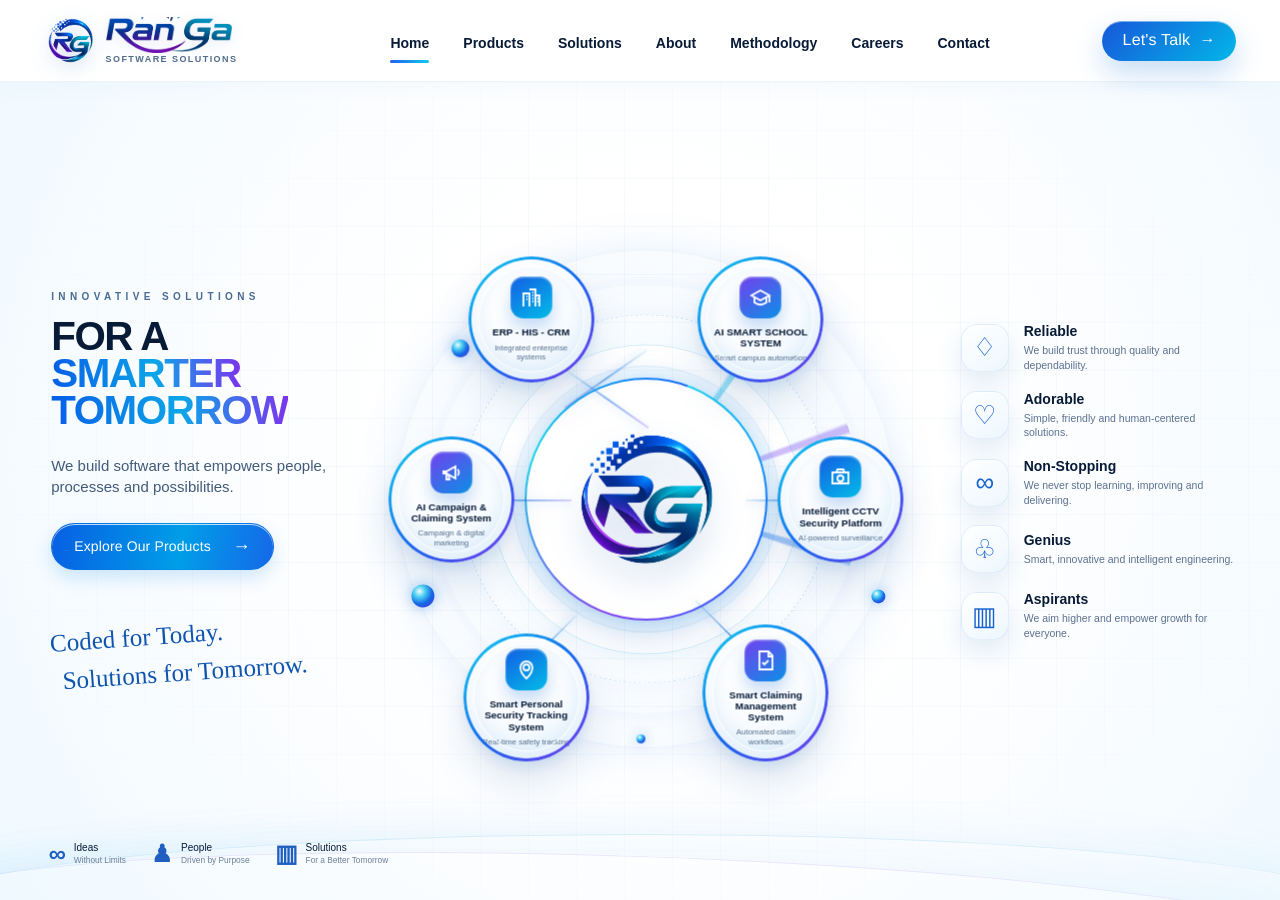
<file: index.html>
<!doctype html><html lang="en"><head><meta charset="utf-8"><meta name="viewport" content="width=device-width,initial-scale=1"><title>RanGa Software Solutions</title><link rel="stylesheet" href="styles.css"></head><body class="home home-refined">
<header class="site-nav"><a class="brand" href="index.html"><img src="assets/rg-emblem.png" alt="RG"><span class="brand-copy"><img class="brand-wordmark" src="assets/ranga-wordmark.png" alt="RanGa"><small>SOFTWARE SOLUTIONS</small></span></a><nav><a class="active" href="index.html">Home</a><a href="products.html">Products</a><a href="solutions.html">Solutions</a><a href="about.html">About</a><a href="methodology.html">Methodology</a><a href="careers.html">Careers</a><a href="contact.html">Contact</a></nav><a class="talk" href="contact.html">Let's Talk &nbsp;→</a></header>
<main class="home-shell"><div class="star-field"></div><div class="hero">
<section class="hero-copy"><div class="eyebrow">INNOVATIVE SOLUTIONS</div><h1>FOR A<br><span class="grad">SMARTER</span><br><span class="grad">TOMORROW</span></h1><p>We build software that empowers people, processes and possibilities.</p><a class="explore" href="products.html">Explore Our Products <span>→</span></a><div class="script">Coded for Today.<span>Solutions for Tomorrow.</span></div><div class="mini-values"><div><b>∞</b><span>Ideas<small>Without Limits</small></span></div><div><b>♟</b><span>People<small>Driven by Purpose</small></span></div><div><b>▥</b><span>Solutions<small>For a Better Tomorrow</small></span></div></div></section>
<section class="stage"><div class="system"><div class="halo h1"></div><div class="halo h2"></div><div class="halo h3"></div><div class="halo h4"></div><div class="connector c1"></div><div class="connector c2"></div><div class="connector c3"></div><div class="connector c4"></div><div class="connector c5"></div><div class="connector c6"></div>
<div class="core"><img src="assets/rg-emblem.png" alt="RanGa RG emblem"></div>
<a class="node n1" href="products.html#enterprise"><span class="node-icon"><svg viewBox="0 0 24 24"><path d="M4 21V8h6v13M10 4h6v17M16 10h4v11M7 11h1m-1 3h1m5-7h1m-1 3h1m-1 3h1m-1 3h1m4-3h1m-1 3h1"/></svg></span><strong>ERP - HIS - CRM</strong><small>Integrated enterprise systems</small></a>
<a class="node n2" href="products.html#school"><span class="node-icon"><svg viewBox="0 0 24 24"><path d="m3 10 9-5 9 5-9 5-9-5Zm3 2v5c4 3 8 3 12 0v-5m3-1v6"/></svg></span><strong>AI SMART SCHOOL SYSTEM</strong><small>Smart campus automation</small></a>
<a class="node n3" href="cctv-security-platform.html"><span class="node-icon"><svg viewBox="0 0 24 24"><path d="M4 8h16v11H4zM8 8l1-3h6l1 3m-4 3a3 3 0 1 0 0 6 3 3 0 0 0 0-6Z"/></svg></span><strong>Intelligent CCTV Security Platform</strong><small>AI-powered surveillance</small></a>
<a class="node n4" href="products.html#claiming"><span class="node-icon"><svg viewBox="0 0 24 24"><path d="M6 3h9l4 4v14H6zM15 3v5h5m-11 6 2 2 4-4"/></svg></span><strong>Smart Claiming Management System</strong><small>Automated claim workflows</small></a>
<a class="node n5" href="products.html#security"><span class="node-icon"><svg viewBox="0 0 24 24"><path d="M12 21s6-5.3 6-11a6 6 0 1 0-12 0c0 5.7 6 11 6 11Zm0-8a3 3 0 1 0 0-6 3 3 0 0 0 0 6Z"/></svg></span><strong>Smart Personal Security Tracking System</strong><small>Real-time safety tracking</small></a>
<a class="node n6" href="products.html#campaign"><span class="node-icon"><svg viewBox="0 0 24 24"><path d="M4 13h3l9 5V6l-9 5H4zM7 13v6h3l-1-5m9-5c2 1 2 5 0 6"/></svg></span><strong>AI Campaign & Claiming System</strong><small>Campaign & digital marketing</small></a>
<i class="orb o1"></i><i class="orb o2"></i><i class="orb o3"></i><i class="orb o4"></i><i class="orb o5"></i></div></section>
<aside class="values"><div class="value"><i>♢</i><div><b>Reliable</b><small>We build trust through quality and dependability.</small></div></div><div class="value"><i>♡</i><div><b>Adorable</b><small>Simple, friendly and human-centered solutions.</small></div></div><div class="value"><i>∞</i><div><b>Non-Stopping</b><small>We never stop learning, improving and delivering.</small></div></div><div class="value"><i>♧</i><div><b>Genius</b><small>Smart, innovative and intelligent engineering.</small></div></div><div class="value"><i>▥</i><div><b>Aspirants</b><small>We aim higher and empower growth for everyone.</small></div></div></aside>
</div><div class="wave"></div><div class="wave w2"></div></main><script src="home.js"></script></body></html>
</file>
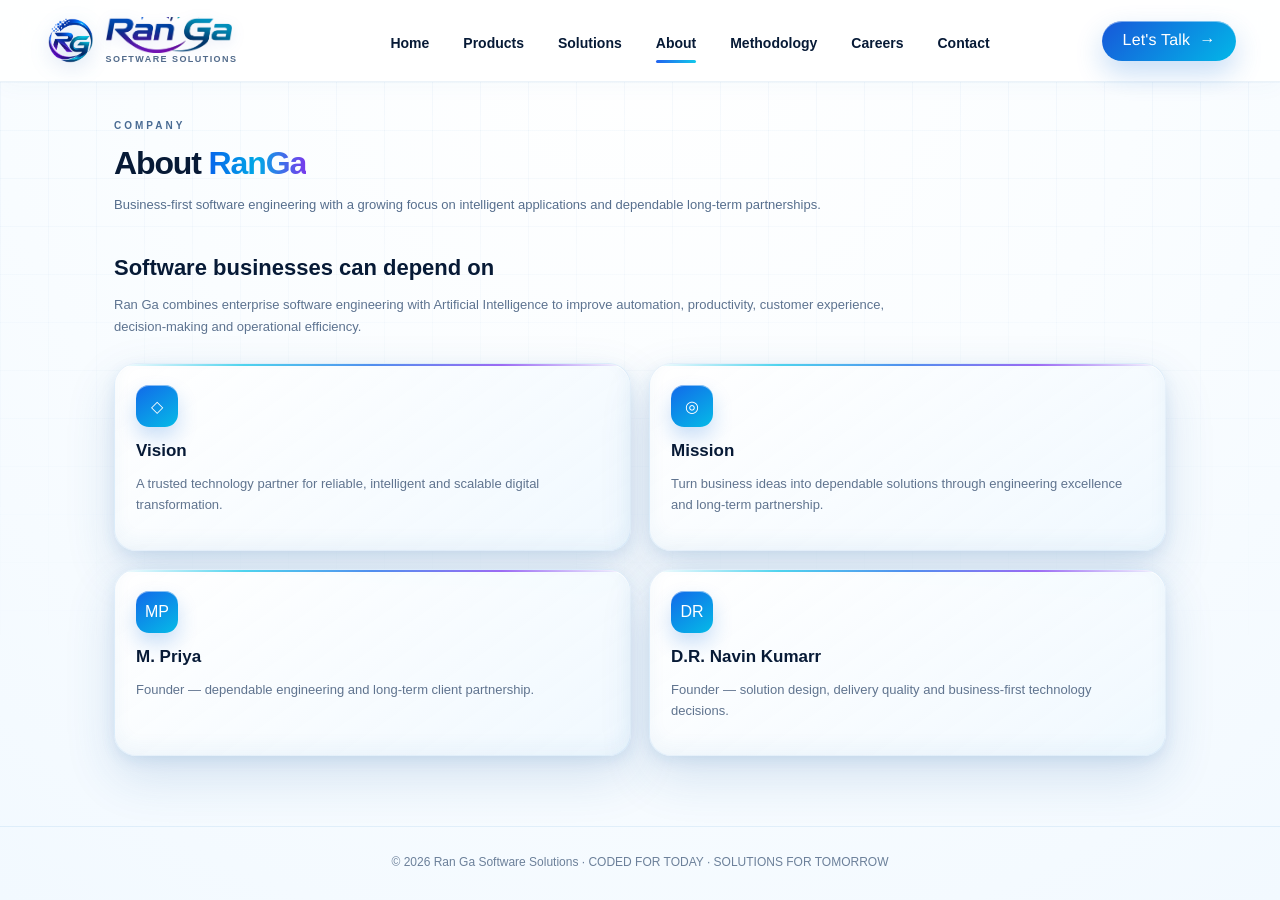
<file: about.html>
<!doctype html><html lang="en"><head><meta charset="utf-8"><meta name="viewport" content="width=device-width,initial-scale=1"><title>About <span>RanGa</span> | RanGa</title><link rel="stylesheet" href="styles.css"></head><body class="inner"><header class="site-nav"><a class="brand" href="index.html"><img src="assets/rg-emblem.png" alt="RG"><span class="brand-copy"><img class="brand-wordmark" src="assets/ranga-wordmark.png" alt="RanGa"><small>SOFTWARE SOLUTIONS</small></span></a><nav><a href="index.html">Home</a><a href="products.html">Products</a><a href="solutions.html">Solutions</a><a class="active" href="about.html">About</a><a href="methodology.html">Methodology</a><a href="careers.html">Careers</a><a href="contact.html">Contact</a></nav><a class="talk" href="contact.html">Let's Talk &nbsp;→</a></header>
<main class="inner-main"><div class="star-field"></div><section class="page-hero"><div class="eyebrow">COMPANY</div><h1>About <span>RanGa</span></h1><p>Business-first software engineering with a growing focus on intelligent applications and dependable long-term partnerships.</p></section><section class="content"><h2>Software businesses can depend on</h2><p class="lead">Ran Ga combines enterprise software engineering with Artificial Intelligence to improve automation, productivity, customer experience, decision-making and operational efficiency.</p><div class="grid two"><div class="card"><div class="icon">◇</div><h3>Vision</h3><p>A trusted technology partner for reliable, intelligent and scalable digital transformation.</p></div><div class="card"><div class="icon">◎</div><h3>Mission</h3><p>Turn business ideas into dependable solutions through engineering excellence and long-term partnership.</p></div><div class="card"><div class="icon">MP</div><h3>M. Priya</h3><p>Founder — dependable engineering and long-term client partnership.</p></div><div class="card"><div class="icon">DR</div><h3>D.R. Navin Kumarr</h3><p>Founder — solution design, delivery quality and business-first technology decisions.</p></div></div></section><footer class="footer">© 2026 Ran Ga Software Solutions · CODED FOR TODAY · SOLUTIONS FOR TOMORROW</footer></main><script src="home.js"></script></body></html>
</file>
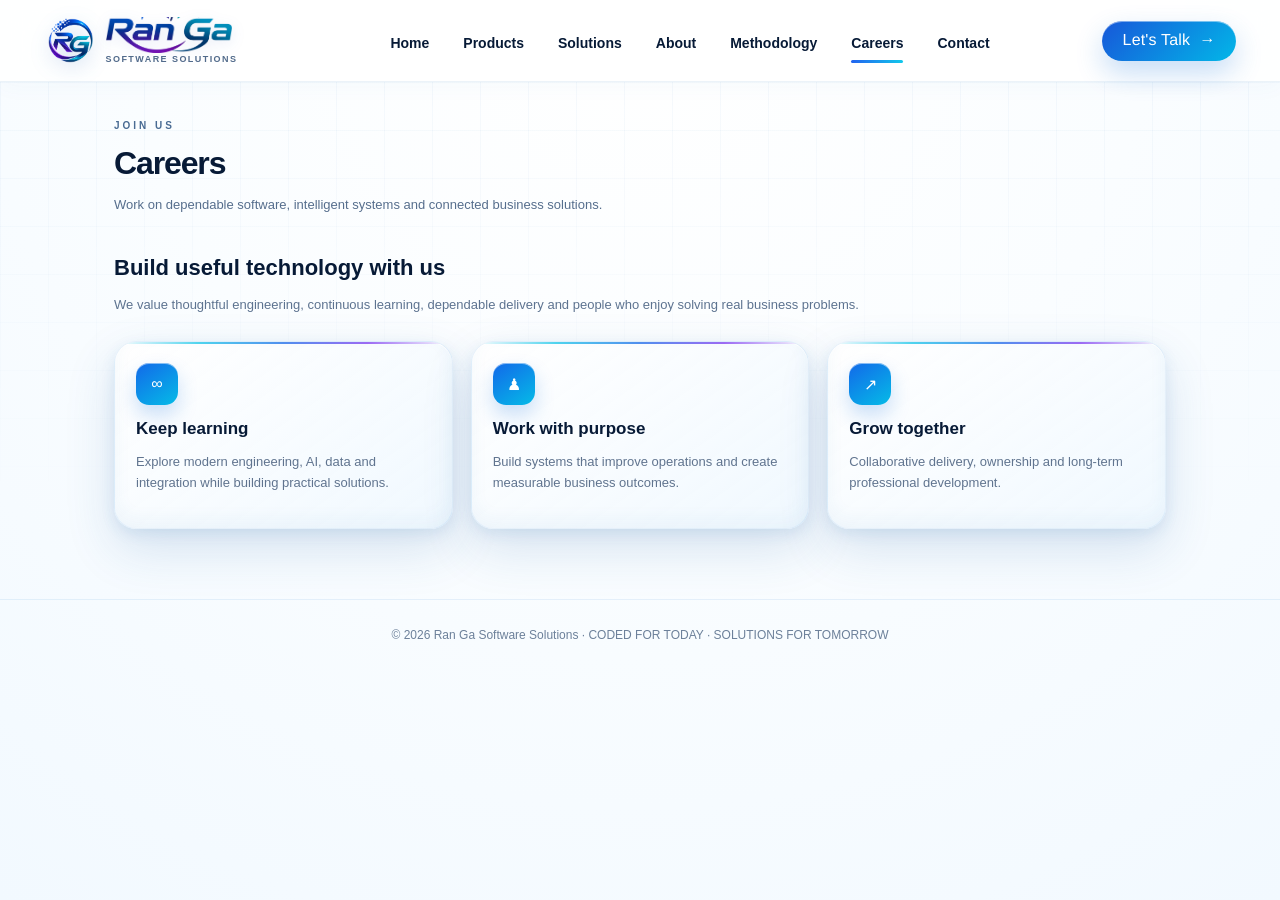
<file: careers.html>
<!doctype html><html lang="en"><head><meta charset="utf-8"><meta name="viewport" content="width=device-width,initial-scale=1"><title>Careers | RanGa</title><link rel="stylesheet" href="styles.css"></head><body class="inner"><header class="site-nav"><a class="brand" href="index.html"><img src="assets/rg-emblem.png" alt="RG"><span class="brand-copy"><img class="brand-wordmark" src="assets/ranga-wordmark.png" alt="RanGa"><small>SOFTWARE SOLUTIONS</small></span></a><nav><a href="index.html">Home</a><a href="products.html">Products</a><a href="solutions.html">Solutions</a><a href="about.html">About</a><a href="methodology.html">Methodology</a><a class="active" href="careers.html">Careers</a><a href="contact.html">Contact</a></nav><a class="talk" href="contact.html">Let's Talk &nbsp;→</a></header>
<main class="inner-main"><div class="star-field"></div><section class="page-hero"><div class="eyebrow">JOIN US</div><h1>Careers</h1><p>Work on dependable software, intelligent systems and connected business solutions.</p></section><section class="content"><h2>Build useful technology with us</h2><p class="lead">We value thoughtful engineering, continuous learning, dependable delivery and people who enjoy solving real business problems.</p><div class="grid"><div class="card"><div class="icon">∞</div><h3>Keep learning</h3><p>Explore modern engineering, AI, data and integration while building practical solutions.</p></div><div class="card"><div class="icon">♟</div><h3>Work with purpose</h3><p>Build systems that improve operations and create measurable business outcomes.</p></div><div class="card"><div class="icon">↗</div><h3>Grow together</h3><p>Collaborative delivery, ownership and long-term professional development.</p></div></div></section><footer class="footer">© 2026 Ran Ga Software Solutions · CODED FOR TODAY · SOLUTIONS FOR TOMORROW</footer></main><script src="home.js"></script></body></html>
</file>
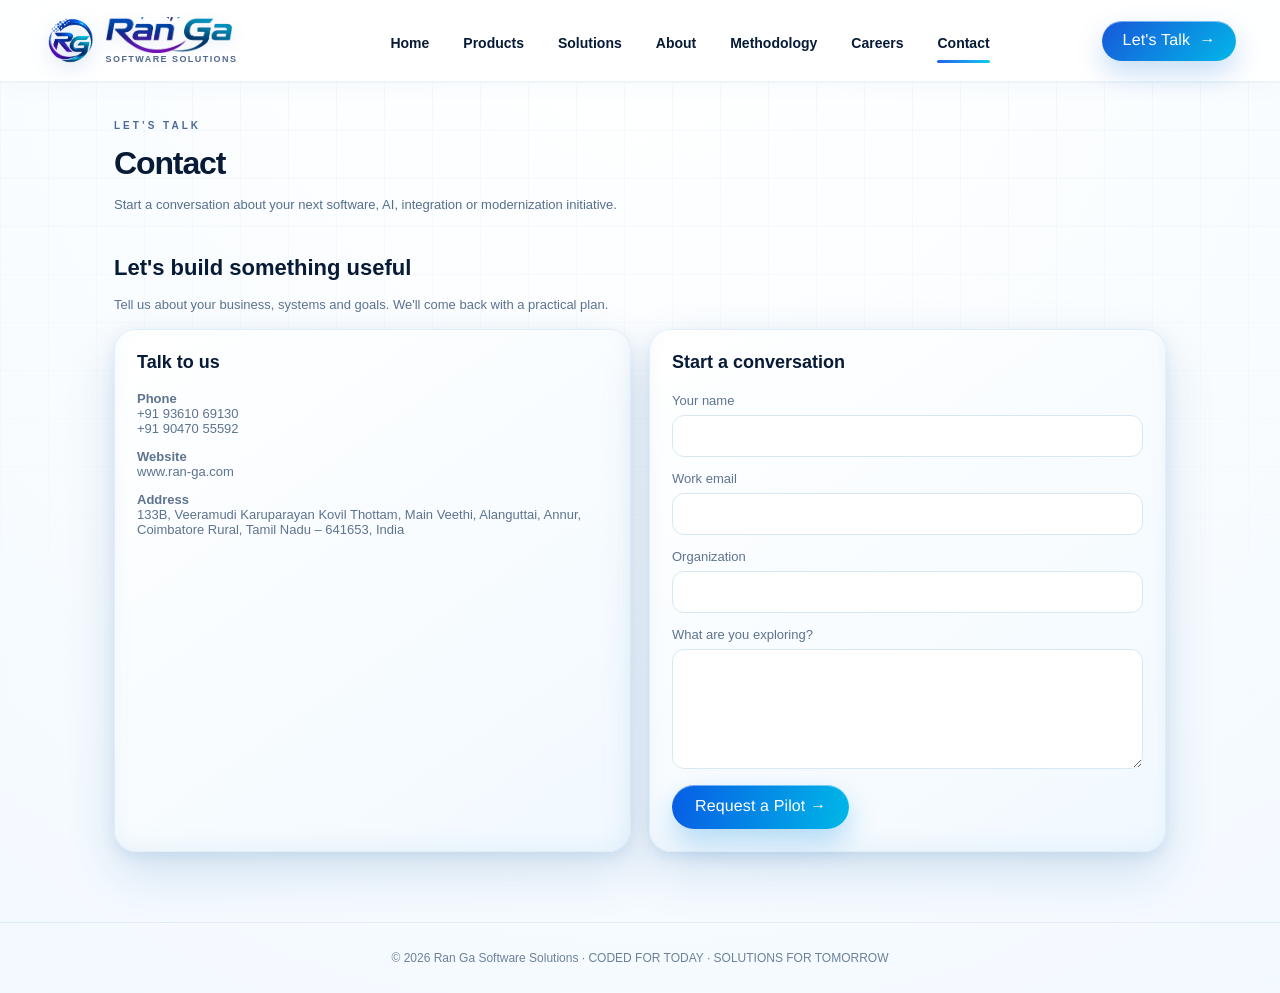
<file: contact.html>
<!doctype html><html lang="en"><head><meta charset="utf-8"><meta name="viewport" content="width=device-width,initial-scale=1"><title>Contact | RanGa</title><link rel="stylesheet" href="styles.css"></head><body class="inner"><header class="site-nav"><a class="brand" href="index.html"><img src="assets/rg-emblem.png" alt="RG"><span class="brand-copy"><img class="brand-wordmark" src="assets/ranga-wordmark.png" alt="RanGa"><small>SOFTWARE SOLUTIONS</small></span></a><nav><a href="index.html">Home</a><a href="products.html">Products</a><a href="solutions.html">Solutions</a><a href="about.html">About</a><a href="methodology.html">Methodology</a><a href="careers.html">Careers</a><a class="active" href="contact.html">Contact</a></nav><a class="talk" href="contact.html">Let's Talk &nbsp;→</a></header>
<main class="inner-main"><div class="star-field"></div><section class="page-hero"><div class="eyebrow">LET’S TALK</div><h1>Contact</h1><p>Start a conversation about your next software, AI, integration or modernization initiative.</p></section><section class="content"><h2>Let's build something useful</h2><p class="lead">Tell us about your business, systems and goals. We'll come back with a practical plan.</p><div class="contact-grid"><div class="contact-box"><h3>Talk to us</h3><p><b>Phone</b><br>+91 93610 69130<br>+91 90470 55592</p><p><b>Website</b><br>www.ran-ga.com</p><p><b>Address</b><br>133B, Veeramudi Karuparayan Kovil Thottam, Main Veethi, Alanguttai, Annur, Coimbatore Rural, Tamil Nadu – 641653, India</p></div><form class="contact-box"><h3>Start a conversation</h3><label>Your name</label><input type="text"><label>Work email</label><input type="email"><label>Organization</label><input type="text"><label>What are you exploring?</label><textarea></textarea><button class="explore" type="button">Request a Pilot →</button></form></div></section><footer class="footer">© 2026 Ran Ga Software Solutions · CODED FOR TODAY · SOLUTIONS FOR TOMORROW</footer></main><script src="home.js"></script></body></html>
</file>
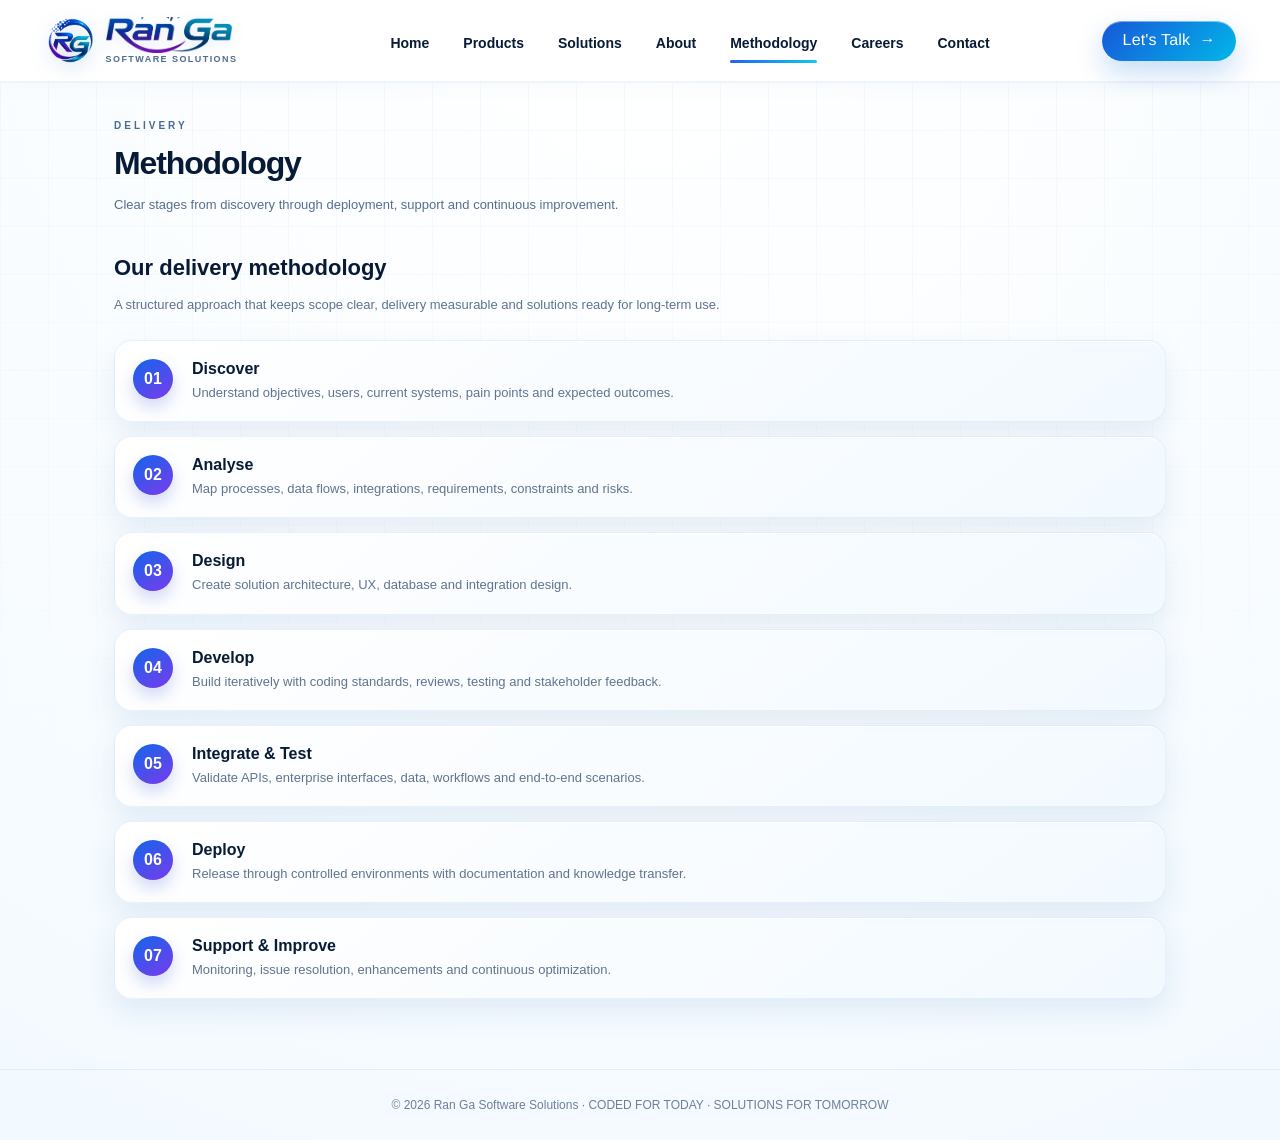
<file: methodology.html>
<!doctype html><html lang="en"><head><meta charset="utf-8"><meta name="viewport" content="width=device-width,initial-scale=1"><title>Methodology | RanGa</title><link rel="stylesheet" href="styles.css"></head><body class="inner"><header class="site-nav"><a class="brand" href="index.html"><img src="assets/rg-emblem.png" alt="RG"><span class="brand-copy"><img class="brand-wordmark" src="assets/ranga-wordmark.png" alt="RanGa"><small>SOFTWARE SOLUTIONS</small></span></a><nav><a href="index.html">Home</a><a href="products.html">Products</a><a href="solutions.html">Solutions</a><a href="about.html">About</a><a class="active" href="methodology.html">Methodology</a><a href="careers.html">Careers</a><a href="contact.html">Contact</a></nav><a class="talk" href="contact.html">Let's Talk &nbsp;→</a></header>
<main class="inner-main"><div class="star-field"></div><section class="page-hero"><div class="eyebrow">DELIVERY</div><h1>Methodology</h1><p>Clear stages from discovery through deployment, support and continuous improvement.</p></section><section class="content"><h2>Our delivery methodology</h2><p class="lead">A structured approach that keeps scope clear, delivery measurable and solutions ready for long-term use.</p><div class="timeline"><div class="step"><span class="num">01</span><div><h3>Discover</h3><p>Understand objectives, users, current systems, pain points and expected outcomes.</p></div></div><div class="step"><span class="num">02</span><div><h3>Analyse</h3><p>Map processes, data flows, integrations, requirements, constraints and risks.</p></div></div><div class="step"><span class="num">03</span><div><h3>Design</h3><p>Create solution architecture, UX, database and integration design.</p></div></div><div class="step"><span class="num">04</span><div><h3>Develop</h3><p>Build iteratively with coding standards, reviews, testing and stakeholder feedback.</p></div></div><div class="step"><span class="num">05</span><div><h3>Integrate & Test</h3><p>Validate APIs, enterprise interfaces, data, workflows and end-to-end scenarios.</p></div></div><div class="step"><span class="num">06</span><div><h3>Deploy</h3><p>Release through controlled environments with documentation and knowledge transfer.</p></div></div><div class="step"><span class="num">07</span><div><h3>Support & Improve</h3><p>Monitoring, issue resolution, enhancements and continuous optimization.</p></div></div></div></section><footer class="footer">© 2026 Ran Ga Software Solutions · CODED FOR TODAY · SOLUTIONS FOR TOMORROW</footer></main><script src="home.js"></script></body></html>
</file>
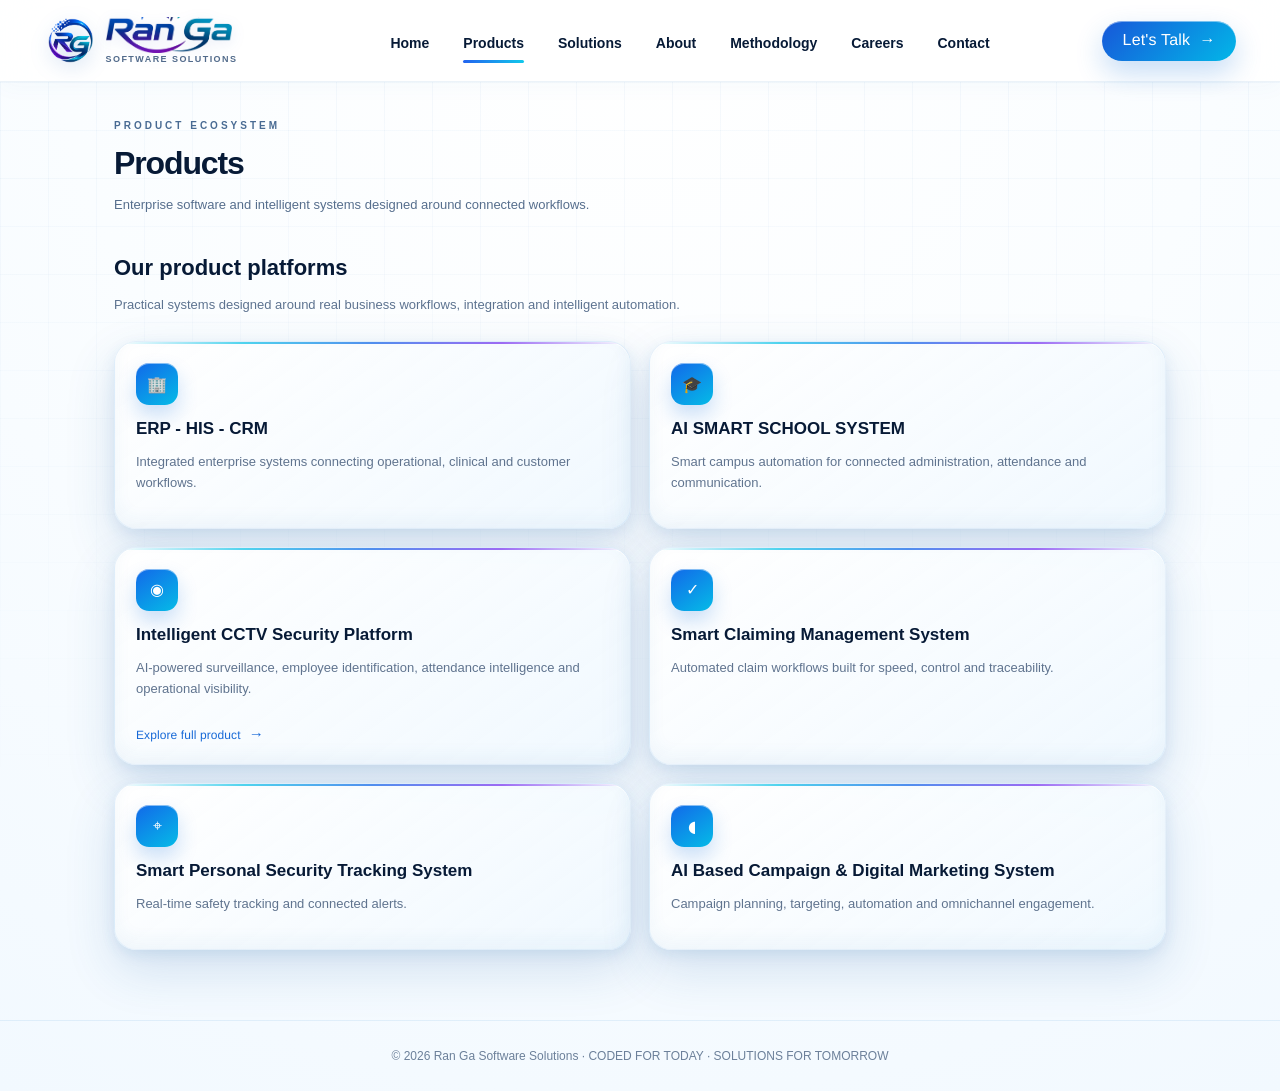
<file: products.html>
<!doctype html><html lang="en"><head><meta charset="utf-8"><meta name="viewport" content="width=device-width,initial-scale=1"><title>Products | RanGa</title><link rel="stylesheet" href="styles.css"></head><body class="inner"><header class="site-nav"><a class="brand" href="index.html"><img src="assets/rg-emblem.png" alt="RG"><span class="brand-copy"><img class="brand-wordmark" src="assets/ranga-wordmark.png" alt="RanGa"><small>SOFTWARE SOLUTIONS</small></span></a><nav><a href="index.html">Home</a><a class="active" href="products.html">Products</a><a href="solutions.html">Solutions</a><a href="about.html">About</a><a href="methodology.html">Methodology</a><a href="careers.html">Careers</a><a href="contact.html">Contact</a></nav><a class="talk" href="contact.html">Let's Talk &nbsp;→</a></header>
<main class="inner-main"><div class="star-field"></div><section class="page-hero"><div class="eyebrow">PRODUCT ECOSYSTEM</div><h1>Products</h1><p>Enterprise software and intelligent systems designed around connected workflows.</p></section><section class="content"><h2>Our product platforms</h2><p class="lead">Practical systems designed around real business workflows, integration and intelligent automation.</p><div class="grid two">
<div class="card" id="enterprise"><div class="icon">🏢</div><h3>ERP - HIS - CRM</h3><p>Integrated enterprise systems connecting operational, clinical and customer workflows.</p></div>
<div class="card" id="school"><div class="icon">🎓</div><h3>AI SMART SCHOOL SYSTEM</h3><p>Smart campus automation for connected administration, attendance and communication.</p></div>
<a class="card product-link-card" id="cctv" href="cctv-security-platform.html"><div class="icon">◉</div><h3>Intelligent CCTV Security Platform</h3><p>AI-powered surveillance, employee identification, attendance intelligence and operational visibility.</p><span class="card-link">Explore full product <b>→</b></span></a>
<div class="card" id="claiming"><div class="icon">✓</div><h3>Smart Claiming Management System</h3><p>Automated claim workflows built for speed, control and traceability.</p></div>
<div class="card" id="security"><div class="icon">⌖</div><h3>Smart Personal Security Tracking System</h3><p>Real-time safety tracking and connected alerts.</p></div>
<div class="card" id="campaign"><div class="icon">◖</div><h3>AI Based Campaign & Digital Marketing System</h3><p>Campaign planning, targeting, automation and omnichannel engagement.</p></div></div></section><footer class="footer">© 2026 Ran Ga Software Solutions · CODED FOR TODAY · SOLUTIONS FOR TOMORROW</footer></main><script src="home.js"></script></body></html>
</file>
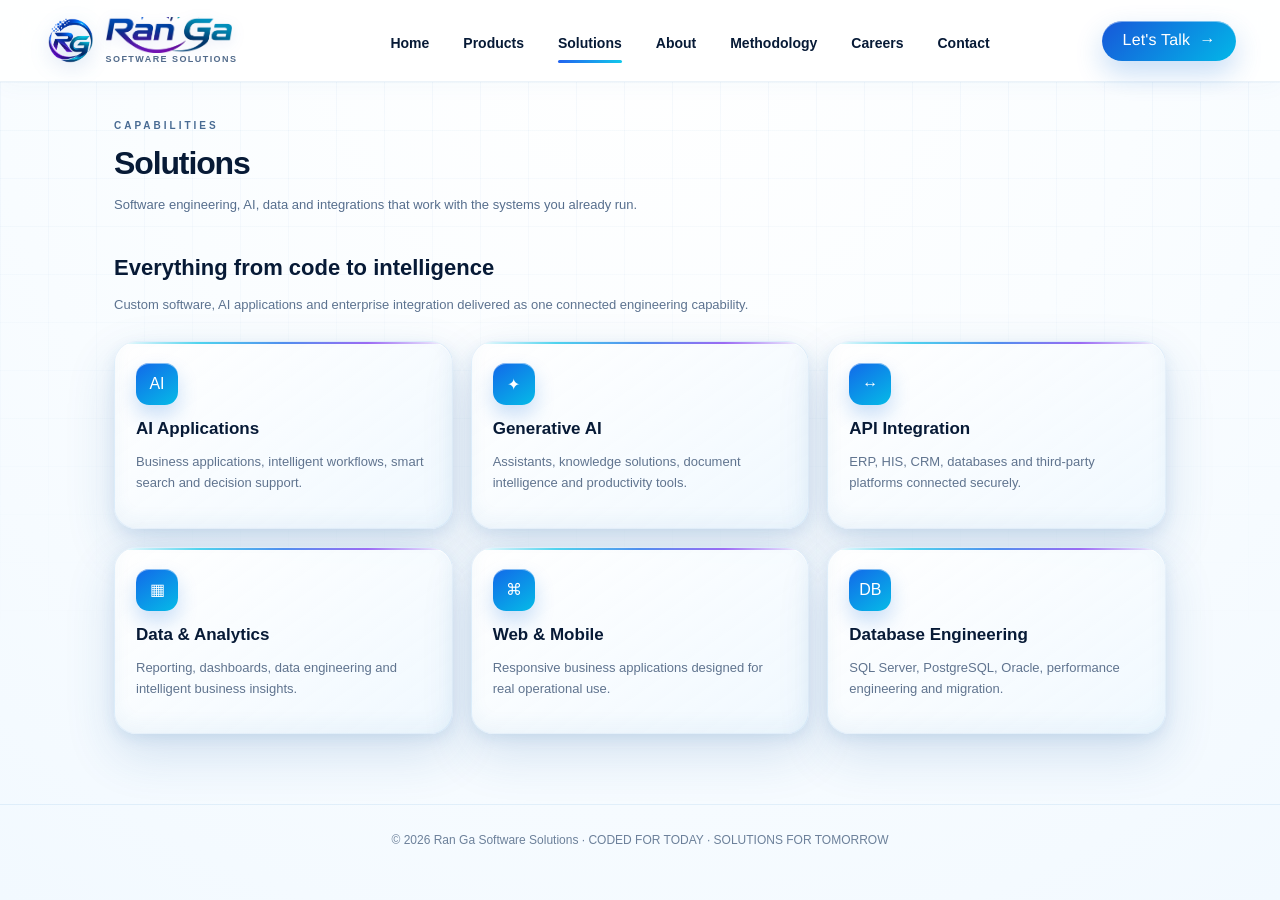
<file: solutions.html>
<!doctype html><html lang="en"><head><meta charset="utf-8"><meta name="viewport" content="width=device-width,initial-scale=1"><title>Solutions | RanGa</title><link rel="stylesheet" href="styles.css"></head><body class="inner"><header class="site-nav"><a class="brand" href="index.html"><img src="assets/rg-emblem.png" alt="RG"><span class="brand-copy"><img class="brand-wordmark" src="assets/ranga-wordmark.png" alt="RanGa"><small>SOFTWARE SOLUTIONS</small></span></a><nav><a href="index.html">Home</a><a href="products.html">Products</a><a class="active" href="solutions.html">Solutions</a><a href="about.html">About</a><a href="methodology.html">Methodology</a><a href="careers.html">Careers</a><a href="contact.html">Contact</a></nav><a class="talk" href="contact.html">Let's Talk &nbsp;→</a></header>
<main class="inner-main"><div class="star-field"></div><section class="page-hero"><div class="eyebrow">CAPABILITIES</div><h1>Solutions</h1><p>Software engineering, AI, data and integrations that work with the systems you already run.</p></section><section class="content"><h2>Everything from code to intelligence</h2><p class="lead">Custom software, AI applications and enterprise integration delivered as one connected engineering capability.</p><div class="grid"><div class="card"><div class="icon">AI</div><h3>AI Applications</h3><p>Business applications, intelligent workflows, smart search and decision support.</p></div><div class="card"><div class="icon">✦</div><h3>Generative AI</h3><p>Assistants, knowledge solutions, document intelligence and productivity tools.</p></div><div class="card"><div class="icon">↔</div><h3>API Integration</h3><p>ERP, HIS, CRM, databases and third-party platforms connected securely.</p></div><div class="card"><div class="icon">▦</div><h3>Data & Analytics</h3><p>Reporting, dashboards, data engineering and intelligent business insights.</p></div><div class="card"><div class="icon">⌘</div><h3>Web & Mobile</h3><p>Responsive business applications designed for real operational use.</p></div><div class="card"><div class="icon">DB</div><h3>Database Engineering</h3><p>SQL Server, PostgreSQL, Oracle, performance engineering and migration.</p></div></div></section><footer class="footer">© 2026 Ran Ga Software Solutions · CODED FOR TODAY · SOLUTIONS FOR TOMORROW</footer></main><script src="home.js"></script></body></html>
</file>
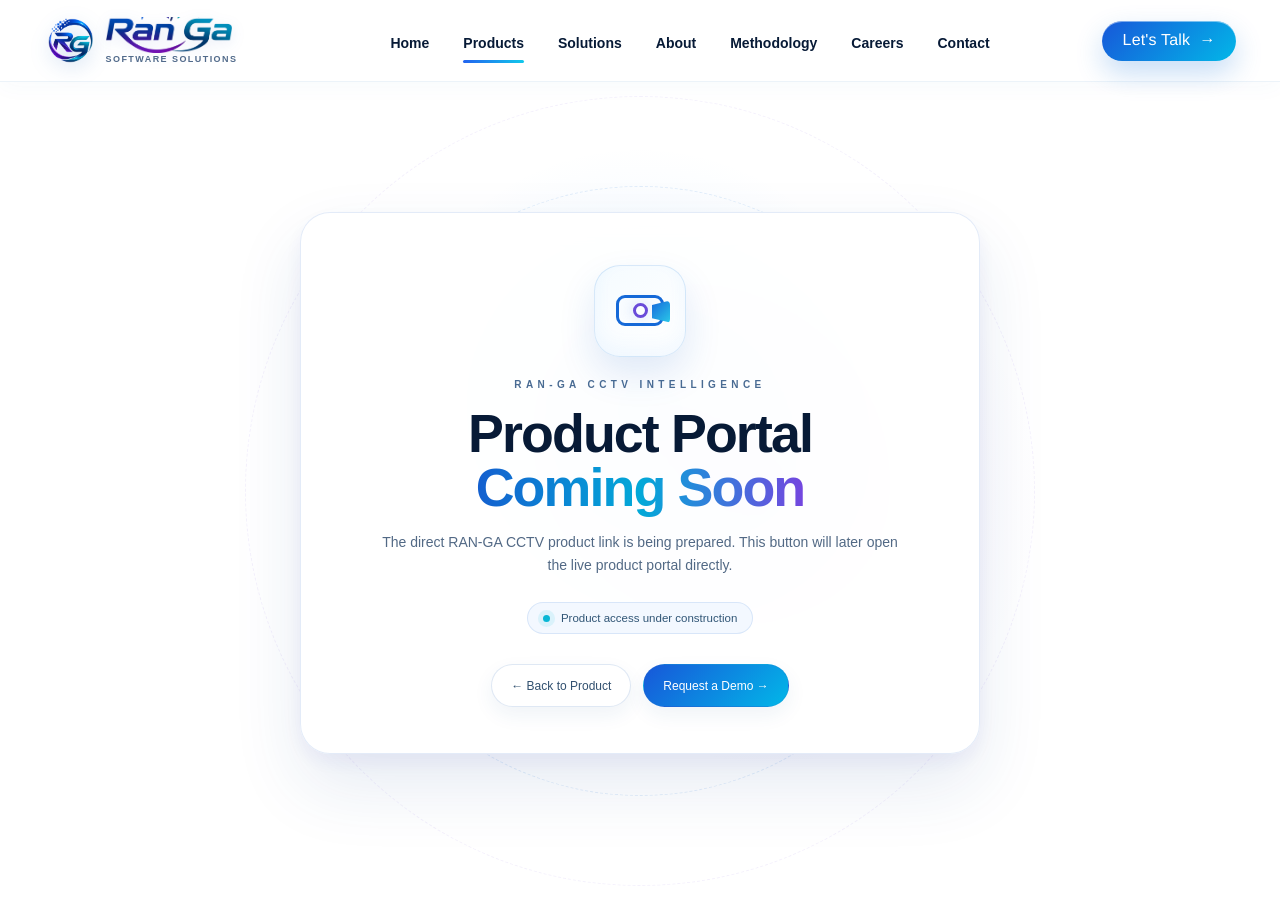
<file: under-construction.html>
<!doctype html>
<html lang="en">
<head>
  <meta charset="utf-8">
  <meta name="viewport" content="width=device-width,initial-scale=1">
  <title>RAN-GA CCTV | Product Access</title>
  <link rel="stylesheet" href="styles.css">
</head>
<body class="inner under-construction-page">
<header class="site-nav">
  <a class="brand" href="index.html">
    <img src="assets/rg-emblem.png" alt="RG">
    <span class="brand-copy"><img class="brand-wordmark" src="assets/ranga-wordmark.png" alt="RanGa"><small>SOFTWARE SOLUTIONS</small></span>
  </a>
  <nav>
    <a href="index.html">Home</a>
    <a class="active" href="products.html">Products</a>
    <a href="solutions.html">Solutions</a>
    <a href="about.html">About</a>
    <a href="methodology.html">Methodology</a>
    <a href="careers.html">Careers</a>
    <a href="contact.html">Contact</a>
  </nav>
  <a class="talk" href="contact.html">Let's Talk &nbsp;→</a>
</header>

<main class="construction-wrap">
  <div class="construction-orbit orbit-one"></div>
  <div class="construction-orbit orbit-two"></div>
  <div class="construction-card">
    <div class="construction-icon">
      <span class="camera-eye"></span>
    </div>
    <div class="eyebrow">RAN-GA CCTV INTELLIGENCE</div>
    <h1>Product Portal<br><span>Coming Soon</span></h1>
    <p>The direct RAN-GA CCTV product link is being prepared. This button will later open the live product portal directly.</p>
    <div class="construction-status"><i></i> Product access under construction</div>
    <div class="construction-actions">
      <a href="cctv-security-platform.html">← Back to Product</a>
      <a href="contact.html">Request a Demo →</a>
    </div>
  </div>
</main>
<script src="home.js"></script>
</body>
</html>
</file>
<file: styles.css>
:root{--ink:#071a36;--muted:#5e7391;--blue:#0868ee;--cyan:#00b9ea;--violet:#7135ef;--magenta:#ab39e7;--soft:#f5fbff;--line:#dcecf8;--shadow:0 20px 50px rgba(34,94,160,.16),0 5px 14px rgba(35,104,179,.10),inset 0 1px 0 rgba(255,255,255,.98),inset 0 -8px 18px rgba(41,112,185,.05)}
*{box-sizing:border-box}html{scroll-behavior:smooth}body{margin:0;font-family:Inter,"Segoe UI",Arial,sans-serif;color:var(--ink);background:#fff}a{text-decoration:none;color:inherit}button,input,textarea{font:inherit}
/* shared navigation */
.site-nav{height:82px;padding:0 3.4vw;display:grid;grid-template-columns:260px 1fr 160px;align-items:center;position:relative;z-index:50;background:rgba(255,255,255,.86);backdrop-filter:blur(18px);border-bottom:1px solid rgba(23,101,180,.08);box-shadow:0 4px 22px rgba(49,105,162,.035)}
.brand{display:flex;align-items:center;gap:9px}.brand img{width:53px;height:53px;object-fit:contain;filter:drop-shadow(0 6px 10px rgba(0,78,175,.2))}.brand strong{display:block;font-size:25px;line-height:1;font-style:italic;letter-spacing:-1px}.brand strong span{color:#087ee8}.brand small{display:block;font-size:9px;letter-spacing:.16em;font-weight:800;color:#526b8b;margin-top:5px}.site-nav nav{display:flex;justify-content:center;gap:34px;font-size:14px;font-weight:600}.site-nav nav a{position:relative;padding:31px 0 27px}.site-nav nav a:after{content:"";position:absolute;height:3px;border-radius:8px;left:50%;right:50%;bottom:15px;background:linear-gradient(90deg,#2263ef,#12c8eb);transition:.25s}.site-nav nav a:hover:after,.site-nav nav a.active:after{left:0;right:0}.talk{justify-self:end;padding:11px 21px;border-radius:999px;color:#fff;font-weight:800;background:linear-gradient(135deg,#1757d9,#02b7e8);box-shadow:0 12px 28px rgba(15,112,218,.24),inset 0 1px rgba(255,255,255,.45)}
/* home */
.home{overflow:hidden}.home-shell{height:calc(100vh - 82px);min-height:690px;position:relative;overflow:hidden;background:radial-gradient(circle at 52% 46%,#fff 0 32%,#fbfdff 58%,#eff9ff 100%)}
.home-shell:before{content:"";position:absolute;inset:0;background-image:linear-gradient(rgba(13,94,176,.035) 1px,transparent 1px),linear-gradient(90deg,rgba(13,94,176,.035) 1px,transparent 1px);background-size:48px 48px;mask-image:radial-gradient(ellipse at 52% 48%,#000 0 40%,transparent 78%)}
.hero{height:100%;padding:0 3.6vw;display:grid;grid-template-columns:26% 49% 25%;align-items:center;position:relative;z-index:2}.hero-copy{padding-left:.4vw}.eyebrow{font-size:10px;letter-spacing:.44em;font-weight:700;color:#496b93;margin-bottom:16px}.hero-copy h1{font-size:clamp(36px,3.15vw,62px);line-height:.91;margin:0;font-weight:800;letter-spacing:-.035em}.hero-copy h1 .grad{background:linear-gradient(90deg,#075ee7,#0ca6e8 55%,#7b34ed);-webkit-background-clip:text;background-clip:text;color:transparent}.hero-copy p{font-size:clamp(15px,1.05vw,19px);line-height:1.4;color:#425a79;max-width:310px;margin:26px 0}.explore{display:inline-flex;align-items:center;gap:22px;padding:13px 23px;border-radius:999px;color:white;font-weight:800;background:linear-gradient(100deg,#075de5,#00b7e7);box-shadow:0 13px 28px rgba(0,133,224,.28),inset 0 1px rgba(255,255,255,.45)}.script{font-family:"Segoe Script","Brush Script MT",cursive;font-size:25px;line-height:1.5;color:#0f55b0;margin-top:46px;transform:rotate(-4deg);width:max-content}.script span{display:block;margin-left:10px}.mini-values{position:absolute;left:3.8vw;bottom:3.6vh;display:flex;gap:25px}.mini-values div{display:flex;align-items:center;gap:8px;font-size:10px}.mini-values b{font-size:24px;color:#1f5fc1}.mini-values small{display:block;color:#6d8099;margin-top:2px}
.stage{height:100%;position:relative;perspective:1200px}.system{position:absolute;left:50%;top:51%;width:min(39vw,650px);aspect-ratio:1;transform:translate(-50%,-50%)}.halo{position:absolute;border-radius:50%;inset:0;box-shadow:0 0 45px rgba(8,121,232,.10),inset 0 0 30px rgba(48,171,238,.06);border:1px solid rgba(48,128,214,.08)}.halo.h2{inset:7%;border:none;background:conic-gradient(from 15deg,transparent 0 5%,rgba(0,185,234,.38) 5.4% 5.8%,transparent 6% 15%,rgba(113,53,239,.32) 15.3% 15.7%,transparent 16% 25%,rgba(9,103,238,.35) 25.3% 25.7%,transparent 26% 100%);animation:spin 32s linear infinite}.halo.h3{inset:13%;border:1px dashed rgba(18,122,215,.18);animation:spin 55s linear infinite reverse}.halo.h4{inset:19%;border:1px solid rgba(11,153,227,.16);box-shadow:0 0 35px rgba(0,165,235,.09)}
.core{position:absolute;left:50%;top:50%;width:42%;aspect-ratio:1;transform:translate(-50%,-50%) translateZ(20px);border-radius:50%;background:radial-gradient(circle at 40% 30%,#fff,#f6fbff 58%,#dff4ff);box-shadow:0 28px 55px rgba(18,92,175,.20),0 8px 18px rgba(38,111,186,.16),inset 0 2px 3px white,inset 0 -12px 28px rgba(32,122,206,.10),0 0 0 3px rgba(52,171,239,.25),0 0 0 10px rgba(255,255,255,.72),0 0 35px 8px rgba(0,183,235,.16)}.core:before,.core:after{content:"";position:absolute;border-radius:50%}.core:before{inset:-17px;border:2px solid transparent;background:linear-gradient(#fff,#fff) padding-box,conic-gradient(from 20deg,#17d6ef,#1769ff,#8640ef,#16d7e7,#1769ff) border-box;box-shadow:0 0 24px rgba(14,138,231,.22)}.core:after{inset:-29px;border:1px solid rgba(44,133,217,.14);box-shadow:inset 0 0 22px rgba(17,147,231,.08)}.core img{position:absolute;inset:12%;width:76%;height:76%;object-fit:contain;filter:drop-shadow(0 16px 16px rgba(25,92,179,.20))}
.node{position:absolute;width:24%;aspect-ratio:1;border-radius:50%;display:flex;flex-direction:column;align-items:center;justify-content:center;text-align:center;padding:12px;background:radial-gradient(circle at 36% 23%,#fff 0 8%,#fbfdff 45%,#eaf6ff 100%);box-shadow:0 22px 42px rgba(23,87,160,.17),0 7px 15px rgba(25,102,181,.12),inset 0 2px 3px #fff,inset 0 -12px 24px rgba(44,123,203,.07);transition:transform .25s ease,box-shadow .25s ease;z-index:7}.node:before{content:"";position:absolute;inset:-3px;border-radius:50%;padding:3px;background:linear-gradient(135deg,#12d5ef,#1566ee 52%,#7b39ef);-webkit-mask:linear-gradient(#000 0 0) content-box,linear-gradient(#000 0 0);-webkit-mask-composite:xor;mask-composite:exclude;filter:drop-shadow(0 4px 8px rgba(11,111,222,.20))}.node:after{content:"";position:absolute;inset:7px;border-radius:50%;border:1px solid rgba(255,255,255,.85);box-shadow:inset 0 0 18px rgba(38,138,223,.06);pointer-events:none}.node:hover{transform:scale(1.055) translateZ(35px);box-shadow:0 28px 52px rgba(25,90,166,.22),0 8px 20px rgba(9,129,222,.16),0 0 26px rgba(0,177,235,.16),inset 0 2px 3px #fff}.node-icon{width:42px;height:42px;border-radius:13px;display:grid;place-items:center;margin-bottom:8px;color:#fff;background:linear-gradient(145deg,#145fe3,#03bce9);box-shadow:0 9px 16px rgba(15,104,218,.23),inset 0 1px 2px rgba(255,255,255,.6)}.node:nth-of-type(even) .node-icon{background:linear-gradient(145deg,#7540ef,#0b91e5)}.node svg{width:24px;height:24px;stroke:currentColor;fill:none;stroke-width:1.8}.node strong{font-size:clamp(9px,.78vw,13px);line-height:1.12;max-width:125px}.node small{font-size:clamp(7px,.62vw,10px);line-height:1.2;color:#526d8b;margin-top:5px;max-width:130px}
.n1{left:15%;top:2%}.n2{right:15%;top:2%}.n3{right:-1%;top:38%}.n4{right:14%;bottom:-2%}.n5{left:14%;bottom:-2%}.n6{left:-1%;top:38%}.connector{position:absolute;height:2px;transform-origin:0 50%;background:linear-gradient(90deg,rgba(44,167,231,.12),rgba(34,122,224,.55),rgba(117,56,239,.24));box-shadow:0 2px 8px rgba(34,122,224,.22);z-index:1}.c1{left:34%;top:24%;width:20%;transform:rotate(35deg)}.c2{left:50%;top:20%;width:20%;transform:rotate(145deg)}.c3{left:70%;top:50%;width:16%;transform:rotate(0)}.c4{left:60%;top:70%;width:20%;transform:rotate(45deg)}.c5{left:36%;top:73%;width:20%;transform:rotate(135deg)}.c6{left:15%;top:50%;width:20%;transform:rotate(0)}
.orb{position:absolute;border-radius:50%;background:radial-gradient(circle at 35% 30%,#fff,#51d6f5 25%,#1468e7 58%,#5a2ee0);box-shadow:0 0 14px rgba(11,116,229,.4);animation:float 5s ease-in-out infinite}.orb.o1{width:18px;height:18px;left:11%;top:18%}.orb.o2{width:11px;height:11px;left:78%;top:17%;animation-delay:-2s}.orb.o3{width:23px;height:23px;left:3%;top:67%;animation-delay:-1s}.orb.o4{width:14px;height:14px;right:2%;top:68%;animation-delay:-3s}.orb.o5{width:9px;height:9px;left:48%;bottom:1%;animation-delay:-.5s}
.values{width:92%;max-width:305px;justify-self:end}.value{display:grid;grid-template-columns:48px 1fr;gap:15px;align-items:center;margin:0 0 18px}.value i{width:48px;height:48px;border-radius:16px;display:grid;place-items:center;font-style:normal;font-size:26px;color:#1763cc;background:linear-gradient(145deg,#fff,#edf7ff);box-shadow:0 12px 24px rgba(32,104,177,.12),inset 0 1px white;border:1px solid rgba(57,135,209,.12)}.value b{display:block;font-size:14px}.value small{display:block;font-size:10.5px;line-height:1.4;color:#5b7190;margin-top:4px}
/* falling stars */
.star-field{position:absolute;inset:0;pointer-events:none;overflow:hidden;z-index:1}.star{position:absolute;top:-12vh;width:3px;height:3px;border-radius:50%;background:#1f74ef;box-shadow:0 0 7px 2px rgba(0,170,239,.38);animation:starFall linear infinite}.star:after{content:"";position:absolute;left:1px;bottom:0;width:1px;height:var(--trail,65px);background:linear-gradient(to top,rgba(24,125,238,.55),transparent)}
.wave{position:absolute;left:-8%;right:-8%;bottom:-94px;height:160px;border-radius:50%;border-top:1px solid rgba(14,150,230,.14);box-shadow:0 -18px 35px rgba(0,163,231,.04)}.wave.w2{bottom:-116px;border-color:rgba(103,56,234,.12);transform:rotate(2deg)}
@keyframes spin{to{transform:rotate(360deg)}}@keyframes float{50%{transform:translateY(-9px)}}@keyframes starFall{0%{transform:translateY(-10vh);opacity:0}8%{opacity:1}100%{transform:translateY(115vh);opacity:0}}
/* inner pages – same visual system */
.inner{min-height:100vh;background:radial-gradient(circle at 50% 0,#fff 0,#fafdff 46%,#f2f9ff 100%);color:var(--ink)}.inner-main{position:relative;overflow:hidden}.inner-main:before{content:"";position:absolute;inset:0;background-image:linear-gradient(rgba(12,94,175,.035) 1px,transparent 1px),linear-gradient(90deg,rgba(12,94,175,.035) 1px,transparent 1px);background-size:48px 48px;mask-image:linear-gradient(#000,transparent 72%);pointer-events:none}.page-hero{position:relative;z-index:2;max-width:1180px;margin:auto;padding:38px 5vw 20px}.page-hero .eyebrow{letter-spacing:.3em}.page-hero h1{font-size:clamp(26px,2.5vw,38px);line-height:1.02;margin:10px 0 14px;letter-spacing:-.035em}.page-hero h1 span{background:linear-gradient(90deg,#0866eb,#00a9e6,#7839ec);-webkit-background-clip:text;background-clip:text;color:transparent}.page-hero p{max-width:760px;font-size:13px;line-height:1.65;color:#566e8d;margin:0}.content{position:relative;z-index:2;max-width:1180px;margin:auto;padding:20px 5vw 70px}.content h2{font-size:22px;margin:0 0 10px}.lead{max-width:790px;color:#5d7390;font-size:13px;line-height:1.7}.grid{display:grid;grid-template-columns:repeat(3,minmax(0,1fr));gap:18px;margin-top:25px}.grid.two{grid-template-columns:repeat(2,minmax(0,1fr))}.card{position:relative;padding:21px;border-radius:22px;background:linear-gradient(145deg,rgba(255,255,255,.98),rgba(239,248,255,.9));box-shadow:var(--shadow);border:1px solid rgba(58,138,211,.12);min-height:145px;overflow:hidden}.card:before{content:"";position:absolute;left:0;top:0;width:100%;height:2px;background:linear-gradient(90deg,transparent,#15c5e8,#1769e8,#7c3aef,transparent);opacity:.75}.card .icon{width:42px;height:42px;border-radius:13px;display:grid;place-items:center;margin-bottom:14px;color:#fff;background:linear-gradient(145deg,#1269e9,#05bbe7);box-shadow:0 10px 20px rgba(16,111,218,.22),inset 0 1px rgba(255,255,255,.5)}.card h3{font-size:17px;margin:0 0 7px}.card p,.card li{font-size:13px;line-height:1.6;color:#60748f}.timeline{display:grid;gap:14px;margin-top:24px}.step{display:grid;grid-template-columns:45px 1fr;gap:14px;align-items:start;padding:18px;border-radius:18px;background:linear-gradient(145deg,#fff,#f2f9ff);box-shadow:0 12px 28px rgba(40,100,160,.10),inset 0 1px white;border:1px solid rgba(58,138,211,.11)}.num{width:40px;height:40px;border-radius:50%;display:grid;place-items:center;color:white;font-weight:800;background:linear-gradient(145deg,#1166e9,#7b3aee);box-shadow:0 8px 16px rgba(48,86,210,.22)}.step h3{font-size:16px;margin:1px 0 5px}.step p{font-size:13px;color:#60748f;line-height:1.55;margin:0}.footer{position:relative;z-index:2;padding:28px 5vw;border-top:1px solid rgba(44,125,204,.10);font-size:12px;color:#6c809a;text-align:center}.contact-grid{display:grid;grid-template-columns:1fr 1fr;gap:18px}.contact-box{padding:22px;border-radius:22px;background:linear-gradient(145deg,#fff,#f1f9ff);box-shadow:var(--shadow);border:1px solid rgba(58,138,211,.12)}.contact-box h3{margin-top:0;font-size:18px}.contact-box p,.contact-box label{font-size:13px;color:#5e7390}.contact-box input,.contact-box textarea{width:100%;border:1px solid #d7e7f4;border-radius:12px;padding:11px 12px;margin:6px 0 12px;background:#fff;outline:none}.contact-box textarea{min-height:120px;resize:vertical}.contact-box input:focus,.contact-box textarea:focus{border-color:#38a9e5;box-shadow:0 0 0 3px rgba(56,169,229,.1)}
@media(max-width:1120px){.site-nav{grid-template-columns:220px 1fr 130px}.site-nav nav{gap:20px}.hero{grid-template-columns:27% 48% 25%}.system{width:min(44vw,610px)}.values{transform:scale(.93);transform-origin:right center}}
@media(max-width:900px){.site-nav{height:72px;grid-template-columns:1fr auto;padding:0 18px}.site-nav nav{display:none}.talk{font-size:12px;padding:9px 14px}.brand img{width:45px;height:45px}.home{overflow:auto}.home-shell{height:auto;min-height:100vh}.hero{height:auto;display:block;padding:38px 20px 70px}.hero-copy{text-align:center}.hero-copy p{margin-inline:auto}.script{margin:35px auto 0}.mini-values{position:static;justify-content:center;flex-wrap:wrap;margin-top:32px}.stage{height:690px}.system{width:min(88vw,610px);top:50%}.values{margin:0 auto 20px;max-width:430px;transform:none}.value{margin-bottom:13px}.grid,.grid.two,.contact-grid{grid-template-columns:1fr}.page-hero{padding-top:32px}.node strong{font-size:10px}.node small{display:none}}
@media(max-width:560px){.brand span{display:none}.hero-copy h1{font-size:36px}.stage{height:560px}.system{width:96vw}.node{width:25%;padding:7px}.node-icon{width:32px;height:32px;margin-bottom:4px}.node svg{width:19px;height:19px}.page-hero h1{font-size:28px}.page-hero,.content{padding-left:20px;padding-right:20px}}

/* v3: official RanGa header wordmark from supplied brand artwork */
.brand .brand-copy{
  display:flex;
  flex-direction:column;
  align-items:flex-start;
  justify-content:center;
  gap:1px;
  line-height:1;
}
.brand .brand-wordmark{
  width:126px;
  height:auto;
  object-fit:contain;
  display:block;
  filter:drop-shadow(0 3px 7px rgba(20,73,175,.10));
}
.brand .brand-copy small{
  margin-top:1px;
}
@media (max-width: 900px){
  .brand .brand-wordmark{width:104px;}
}


/* v3-refined: requested homepage-only clarity changes */
.home-refined .cta,
.home-refined .hero-cta,
.home-refined .lets-talk,
.home-refined a[class*="cta"],
.home-refined a[class*="talk"]{
  font-weight:500 !important;
  letter-spacing:.01em;
  -webkit-font-smoothing:antialiased;
  text-rendering:geometricPrecision;
  text-shadow:none !important;
}

/* Make product titles one visual step larger and crisper. */
.home-refined .product-node h3,
.home-refined .product-card h3,
.home-refined .product-title,
.home-refined [class*="product"] .title{
  font-size:clamp(14px, .95vw, 17px) !important;
  line-height:1.16 !important;
  font-weight:650 !important;
  letter-spacing:-.012em;
  color:#061a3a !important;
  -webkit-font-smoothing:antialiased;
  text-rendering:geometricPrecision;
  text-shadow:0 1px 0 rgba(255,255,255,.98);
}

/* Preserve descriptions as secondary copy. */
.home-refined .product-node p,
.home-refined .product-card p,
.home-refined [class*="product"] .subtitle{
  color:#405b7b !important;
  line-height:1.25 !important;
}

/* Slightly cleaner/deeper node rendering without changing v3 layout. */
.home-refined .product-node,
.home-refined .product-card{
  box-shadow:
    0 16px 34px rgba(17,89,198,.15),
    0 5px 13px rgba(88,49,210,.09),
    inset 0 2px 2px rgba(255,255,255,.98),
    inset 0 -8px 17px rgba(31,134,255,.05) !important;
}

/* v3 refined fix: Explore Our Products button specifically */
.home-refined .explore{
  font-weight:500 !important;
  font-size:14px !important;
  letter-spacing:.01em !important;
  padding:12px 22px !important;
  text-shadow:none !important;
  -webkit-font-smoothing:antialiased;
  text-rendering:geometricPrecision;
  background:linear-gradient(100deg,#075fe3 0%,#009ee8 58%,#1668e8 100%) !important;
  border:1px solid rgba(0,126,225,.28) !important;
  box-shadow:0 8px 18px rgba(0,126,225,.18), inset 0 1px 0 rgba(255,255,255,.72) !important;
}
.home-refined .explore span{
  font-weight:400 !important;
  font-size:18px !important;
}

/* v3 refined: clearer product descriptions */
.home-refined .product-node p,
.home-refined .product-card p,
.home-refined [class*="product"] .subtitle,
.home-refined [class*="product"] small {
  font-size: clamp(11.5px, .76vw, 13.5px) !important;
  line-height: 1.30 !important;
  font-weight: 500 !important;
  color: #314d70 !important;
  opacity: 1 !important;
  letter-spacing: .002em;
  -webkit-font-smoothing: antialiased;
  text-rendering: geometricPrecision;
}

/* Inner-page Let's Talk: same lighter treatment as home */
body:not(.home-refined) .lets-talk,
body:not(.home-refined) a[class*="talk"],
body:not(.home-refined) .nav-cta,
body:not(.home-refined) header .cta {
  font-weight: 500 !important;
  letter-spacing: .01em;
  text-shadow: none !important;
  -webkit-font-smoothing: antialiased;
  text-rendering: geometricPrecision;
}


/* Dedicated CCTV product page */
.product-link-card{display:block;text-decoration:none;color:inherit;position:relative;transition:transform .22s ease,box-shadow .22s ease,border-color .22s ease}.product-link-card:hover{transform:translateY(-4px);border-color:rgba(66,119,255,.34);box-shadow:0 20px 46px rgba(25,91,190,.13)}.product-link-card .card-link{display:inline-flex;align-items:center;gap:8px;margin-top:14px;font-size:12px;font-weight:600;color:#1769d7}.product-link-card .card-link b{font-size:15px;font-weight:500}
.cctv-product-page .inner-main{overflow:hidden}.cctv-hero{max-width:1180px;margin:0 auto;padding:58px 34px 54px;display:grid;grid-template-columns:1.05fr .95fr;align-items:center;gap:56px;position:relative}.cctv-hero .eyebrow,.cctv-section .section-kicker,.cctv-flow .section-kicker,.cctv-usecases .section-kicker,.cctv-cta .section-kicker{font-size:11px;letter-spacing:.18em;font-weight:700;color:#3978d7}.cctv-hero h1{font-size:clamp(38px,5vw,68px);line-height:.98;letter-spacing:-.045em;margin:14px 0 22px;color:#071934}.cctv-hero h1 span{background:linear-gradient(100deg,#1578e8,#5967df 55%,#7c4ce1);-webkit-background-clip:text;background-clip:text;color:transparent}.cctv-lead{font-size:15px;line-height:1.75;color:#52657d;max-width:650px}.cctv-actions{display:flex;gap:12px;flex-wrap:wrap;margin-top:28px}.cctv-actions a{padding:12px 18px;border-radius:12px;text-decoration:none;font-size:13px;font-weight:550;transition:.2s ease}.cctv-primary{color:#fff;background:linear-gradient(135deg,#1575e8,#5a5ae0);box-shadow:0 12px 30px rgba(36,93,212,.2)}.cctv-secondary{color:#173a70;background:rgba(255,255,255,.85);border:1px solid rgba(88,127,188,.2);box-shadow:0 8px 22px rgba(32,80,145,.07)}.cctv-proof{display:flex;gap:10px;flex-wrap:wrap;margin-top:20px}.cctv-proof span,.highlight-pills span{font-size:10px;font-weight:600;color:#4d6583;padding:7px 10px;border:1px solid rgba(87,125,188,.16);border-radius:999px;background:rgba(255,255,255,.72)}
.cctv-visual{position:relative;min-height:420px;display:grid;place-items:center}.cctv-radar{width:310px;height:310px;border-radius:50%;position:relative;display:grid;place-items:center;background:radial-gradient(circle at 47% 42%,rgba(255,255,255,.98),rgba(231,244,255,.82) 48%,rgba(220,229,255,.32) 69%,transparent 70%);box-shadow:0 35px 90px rgba(24,95,184,.18),inset 0 0 40px rgba(82,153,255,.08)}.radar-ring{position:absolute;border-radius:50%;border:1px solid rgba(75,132,237,.22);box-shadow:0 0 20px rgba(61,128,236,.06)}.radar-ring.r1{inset:18px}.radar-ring.r2{inset:50px;border-style:dashed}.radar-ring.r3{inset:82px}.camera-core{width:112px;height:112px;border-radius:32px;display:grid;place-items:center;background:linear-gradient(145deg,#fff,#edf5ff);border:1px solid rgba(103,144,215,.2);box-shadow:0 22px 46px rgba(48,102,188,.2),inset 0 2px 1px white}.camera-core svg{width:58px;fill:none;stroke:url(#none);stroke:#2578df;stroke-width:1.5;stroke-linecap:round;stroke-linejoin:round}.scan-dot{position:absolute;width:8px;height:8px;border-radius:50%;background:#4e8bea;box-shadow:0 0 16px rgba(78,139,234,.75)}.scan-dot.d1{top:51px;left:75px}.scan-dot.d2{right:43px;top:139px;background:#7a59de}.scan-dot.d3{bottom:44px;left:118px;background:#36b8dc}.mini-status{position:absolute;padding:10px 13px;border-radius:13px;background:rgba(255,255,255,.88);border:1px solid rgba(91,132,203,.18);box-shadow:0 14px 30px rgba(35,84,151,.12);backdrop-filter:blur(10px);min-width:118px}.mini-status b{display:block;color:#1b63c9;font-size:12px}.mini-status small{display:block;margin-top:2px;color:#6c7e94;font-size:9px}.mini-status.s1{top:50px;right:0}.mini-status.s2{left:2px;top:194px}.mini-status.s3{right:18px;bottom:42px}
.cctv-section,.cctv-flow,.cctv-usecases,.cctv-cta{max-width:1180px;margin:0 auto;padding:68px 34px}.cctv-section h2,.cctv-flow h2,.cctv-usecases h2,.cctv-cta h2{font-size:clamp(27px,3vw,40px);line-height:1.1;letter-spacing:-.035em;color:#0c203d;margin:10px 0 14px}.section-intro{max-width:760px;color:#62748a;font-size:14px;line-height:1.7}.cctv-feature-grid{display:grid;grid-template-columns:repeat(3,1fr);gap:16px;margin-top:30px}.cctv-feature-grid article{padding:24px 22px 22px;border-radius:20px;border:1px solid rgba(92,133,196,.16);background:linear-gradient(145deg,rgba(255,255,255,.96),rgba(244,249,255,.8));box-shadow:0 15px 38px rgba(30,81,150,.07),inset 0 1px 0 white}.feat-icon{width:42px;height:42px;border-radius:13px;display:grid;place-items:center;font-size:13px;font-weight:700;color:#236ed0;background:linear-gradient(145deg,#fff,#e7f2ff);box-shadow:0 8px 18px rgba(32,94,177,.12);margin-bottom:15px}.cctv-feature-grid h3{font-size:15px;color:#132947;margin:0 0 8px}.cctv-feature-grid p{font-size:12.5px;line-height:1.6;color:#667991;margin:0}
.cctv-flow{padding-top:46px;padding-bottom:62px}.flow-row{display:grid;grid-template-columns:1fr auto 1fr auto 1fr auto 1fr;align-items:center;gap:10px;margin-top:30px}.flow-row>i{font-style:normal;color:#8eb1e4}.flow-step{min-height:126px;padding:20px;border-radius:18px;text-align:center;background:rgba(255,255,255,.9);border:1px solid rgba(86,126,190,.16);box-shadow:0 14px 32px rgba(31,82,149,.07)}.flow-step span{display:inline-grid;place-items:center;width:30px;height:30px;border-radius:9px;background:#edf5ff;color:#2d72ce;font-size:10px;font-weight:700}.flow-step b{display:block;margin-top:12px;color:#173253;font-size:13px}.flow-step small{display:block;margin-top:5px;color:#78899c;font-size:10px}
.cctv-highlight{display:grid;grid-template-columns:1.15fr .85fr;align-items:center;gap:46px;border-radius:28px;background:linear-gradient(145deg,rgba(244,249,255,.88),rgba(255,255,255,.97));border:1px solid rgba(91,133,197,.14);box-shadow:0 24px 60px rgba(32,84,154,.07);padding:48px 46px;margin-bottom:10px}.highlight-copy p{font-size:13px;line-height:1.75;color:#64778e}.highlight-pills{display:flex;flex-wrap:wrap;gap:8px;margin-top:18px}.architecture-card{display:flex;flex-direction:column;gap:7px;padding:22px;border-radius:20px;background:linear-gradient(145deg,#fff,#f0f7ff);box-shadow:0 18px 40px rgba(42,91,164,.11),inset 0 1px 0 white;border:1px solid rgba(82,127,196,.16)}.architecture-card div{padding:11px 14px;border-radius:11px;text-align:center;font-size:11px;font-weight:650;color:#315777;background:white;border:1px solid rgba(104,143,200,.14)}.architecture-card b{text-align:center;color:#7097d1;font-weight:500}
.screen-gallery{display:grid;grid-template-columns:1fr 1fr;gap:22px;margin-top:30px}.screen-gallery figure{margin:0}.screen-frame{border-radius:20px;padding:9px;background:linear-gradient(145deg,#fff,#eaf3ff);border:1px solid rgba(90,131,196,.16);box-shadow:0 24px 50px rgba(27,80,151,.11);overflow:hidden}.screen-frame img{display:block;width:100%;height:auto;border-radius:14px}.screen-gallery figcaption{padding:14px 6px 0}.screen-gallery figcaption b{display:block;color:#173554;font-size:13px}.screen-gallery figcaption span{display:block;color:#738399;font-size:11px;margin-top:4px}
.cctv-usecases{display:grid;grid-template-columns:1fr 1fr;gap:50px;align-items:center}.usecase-list{display:flex;flex-wrap:wrap;gap:10px}.usecase-list span{padding:10px 13px;border-radius:11px;background:#fff;border:1px solid rgba(93,133,195,.15);box-shadow:0 9px 22px rgba(32,82,150,.06);font-size:11px;font-weight:600;color:#47627f}.cctv-cta{margin-top:20px;margin-bottom:46px;border-radius:26px;display:flex;align-items:center;justify-content:space-between;gap:30px;background:linear-gradient(110deg,#eef7ff,#f8f6ff 60%,#fff);border:1px solid rgba(81,125,195,.16);box-shadow:0 24px 55px rgba(32,82,151,.08);padding:40px 44px}.cctv-cta h2{font-size:clamp(25px,2.6vw,36px);max-width:720px}.cctv-cta p{font-size:12px;color:#657890}.cctv-cta>a{flex:none;text-decoration:none;color:#fff;background:linear-gradient(135deg,#1975e4,#6755db);padding:13px 18px;border-radius:12px;font-size:12px;font-weight:550;box-shadow:0 13px 28px rgba(45,89,198,.2)}
@media(max-width:900px){.cctv-hero{grid-template-columns:1fr;padding-top:36px}.cctv-visual{min-height:360px}.cctv-feature-grid{grid-template-columns:1fr 1fr}.flow-row{grid-template-columns:1fr 1fr}.flow-row>i{display:none}.cctv-highlight,.cctv-usecases{grid-template-columns:1fr}.screen-gallery{grid-template-columns:1fr}.cctv-cta{align-items:flex-start;flex-direction:column}}
@media(max-width:600px){.cctv-hero,.cctv-section,.cctv-flow,.cctv-usecases{padding-left:20px;padding-right:20px}.cctv-hero h1{font-size:42px}.cctv-feature-grid{grid-template-columns:1fr}.flow-row{grid-template-columns:1fr}.cctv-radar{width:260px;height:260px}.mini-status{transform:scale(.9)}.cctv-highlight{padding:32px 22px;margin-left:14px;margin-right:14px}.cctv-cta{margin-left:14px;margin-right:14px;padding:30px 22px}}


/* vCCTV-2 — unified CTA typography across the complete website */
.talk,
.explore,
.cctv-primary,
.cctv-secondary,
.cctv-launch,
.cctv-cta > a,
.card-link,
.contact-box button,
button,
a[class*="cta"],
a[class*="button"],
a[class*="action"] {
  font-weight: 500 !important;
  letter-spacing: .008em;
  -webkit-font-smoothing: antialiased;
  text-rendering: geometricPrecision;
  text-shadow: none !important;
}

/* Preserve headings/normal text — only action-style copy is affected. */
.explore,
.contact-box button {
  border: 0;
}

/* CCTV hero third action */
.cctv-actions {
  flex-wrap: wrap;
}
.cctv-launch {
  display: inline-flex;
  align-items: center;
  justify-content: center;
  min-height: 44px;
  padding: 11px 19px;
  border-radius: 999px;
  color: #fff;
  background: linear-gradient(135deg,#7047e8,#175fe4 55%,#04acd9);
  border: 1px solid rgba(76,93,219,.16);
  box-shadow:
    0 11px 24px rgba(76,72,210,.15),
    inset 0 1px 0 rgba(255,255,255,.3);
  transition: transform .2s ease, box-shadow .2s ease;
}
.cctv-launch:hover {
  transform: translateY(-1px);
  box-shadow:
    0 15px 30px rgba(76,72,210,.19),
    inset 0 1px 0 rgba(255,255,255,.35);
}

/* Under-construction product access page */
.under-construction-page {
  min-height: 100vh;
  overflow-x: hidden;
  background:
    radial-gradient(circle at 50% 45%, rgba(68,167,255,.12), transparent 32%),
    radial-gradient(circle at 60% 55%, rgba(137,85,235,.08), transparent 30%),
    #fff;
}
.construction-wrap {
  min-height: calc(100vh - 82px);
  position: relative;
  display: grid;
  place-items: center;
  padding: 54px 20px 70px;
  overflow: hidden;
}
.construction-card {
  position: relative;
  z-index: 3;
  width: min(680px, 92vw);
  padding: 52px 48px 46px;
  text-align: center;
  border: 1px solid rgba(68,124,204,.15);
  border-radius: 30px;
  background: rgba(255,255,255,.88);
  backdrop-filter: blur(14px);
  box-shadow:
    0 32px 70px rgba(29,75,145,.11),
    0 8px 22px rgba(72,50,181,.06),
    inset 0 1px 0 rgba(255,255,255,.96);
}
.construction-icon {
  width: 92px;
  height: 92px;
  margin: 0 auto 22px;
  border-radius: 26px;
  position: relative;
  display: grid;
  place-items: center;
  background: linear-gradient(145deg,#f5fbff,#fff);
  border: 1px solid rgba(49,132,220,.18);
  box-shadow:
    0 17px 36px rgba(23,91,191,.13),
    inset 0 -9px 18px rgba(44,150,255,.06);
}
.construction-icon:before {
  content: "";
  width: 48px;
  height: 31px;
  border: 3px solid #1569d8;
  border-radius: 9px;
  box-sizing: border-box;
}
.construction-icon:after {
  content: "";
  position: absolute;
  width: 18px;
  height: 22px;
  right: 15px;
  top: 35px;
  border-radius: 4px;
  background: linear-gradient(135deg,#1769dc,#2ac9e8);
  clip-path: polygon(0 20%,100% 0,100% 100%,0 80%);
}
.camera-eye {
  position: absolute;
  width: 15px;
  height: 15px;
  border: 3px solid #694bd9;
  border-radius: 50%;
  box-shadow: 0 0 14px rgba(72,118,225,.24);
}
.construction-card h1 {
  margin: 11px 0 16px;
  font-size: clamp(34px,4.2vw,56px);
  line-height: 1.02;
  letter-spacing: -.035em;
}
.construction-card h1 span {
  background: linear-gradient(90deg,#145fcf,#02a9d8,#7446df);
  -webkit-background-clip: text;
  background-clip: text;
  color: transparent;
}
.construction-card > p {
  max-width: 520px;
  margin: 0 auto;
  color: #526985;
  font-size: 14px;
  line-height: 1.65;
}
.construction-status {
  width: fit-content;
  margin: 25px auto 30px;
  padding: 9px 15px;
  border-radius: 999px;
  background: #f3f8ff;
  border: 1px solid rgba(49,119,211,.14);
  color: #315676;
  font-size: 11.5px;
  font-weight: 500;
}
.construction-status i {
  display: inline-block;
  width: 7px;
  height: 7px;
  margin-right: 8px;
  border-radius: 50%;
  background: #08b7d5;
  box-shadow: 0 0 0 5px rgba(8,183,213,.10);
}
.construction-actions {
  display: flex;
  gap: 12px;
  justify-content: center;
  flex-wrap: wrap;
}
.construction-actions a {
  display: inline-flex;
  align-items: center;
  justify-content: center;
  min-height: 43px;
  padding: 10px 19px;
  border-radius: 999px;
  border: 1px solid rgba(55,112,188,.16);
  background: #fff;
  color: #31506f;
  font-size: 12px;
  font-weight: 500;
  box-shadow: 0 8px 20px rgba(30,79,147,.07);
}
.construction-actions a:last-child {
  color: #fff;
  background: linear-gradient(135deg,#1757d9,#02b7e8);
}
.construction-orbit {
  position: absolute;
  border-radius: 50%;
  border: 1px dashed rgba(39,126,215,.13);
  pointer-events: none;
}
.orbit-one {
  width: 610px;
  height: 610px;
}
.orbit-two {
  width: 790px;
  height: 790px;
  border-color: rgba(119,74,218,.08);
}
@media (max-width:700px) {
  .construction-card { padding: 40px 24px 36px; }
  .construction-wrap { padding-top: 30px; }
}


/* Healthcare intelligence section */
.healthcare-intelligence{
  position:relative;
}
.healthcare-intelligence:before{
  content:"";
  position:absolute;
  inset:8% 3% auto;
  height:260px;
  z-index:-1;
  background:
    radial-gradient(circle at 18% 45%,rgba(31,151,231,.10),transparent 33%),
    radial-gradient(circle at 76% 35%,rgba(112,75,222,.08),transparent 35%);
  filter:blur(12px);
}
.healthcare-feature-grid{
  display:grid;
  grid-template-columns:repeat(2,minmax(0,1fr));
  gap:22px;
  margin-top:34px;
}
.healthcare-card{
  overflow:hidden;
  display:grid;
  grid-template-columns:44% 56%;
  min-height:246px;
  border-radius:24px;
  border:1px solid rgba(61,118,190,.14);
  background:linear-gradient(145deg,rgba(255,255,255,.98),rgba(246,251,255,.94));
  box-shadow:
    0 20px 42px rgba(28,80,148,.09),
    0 5px 14px rgba(74,60,170,.04),
    inset 0 1px 0 rgba(255,255,255,.95);
  transition:transform .24s ease,box-shadow .24s ease;
}
.healthcare-card:hover{
  transform:translateY(-4px);
  box-shadow:
    0 28px 54px rgba(28,80,148,.13),
    0 8px 18px rgba(74,60,170,.06),
    inset 0 1px 0 rgba(255,255,255,.98);
}
.healthcare-card-wide{
  grid-column:1/-1;
  grid-template-columns:35% 65%;
  min-height:225px;
}
.healthcare-image{
  position:relative;
  min-height:100%;
  overflow:hidden;
  background:
    linear-gradient(145deg,rgba(25,94,183,.12),rgba(101,62,211,.08)),
    #edf6ff;
}
.healthcare-image:after{
  content:"";
  position:absolute;
  inset:0;
  background:linear-gradient(90deg,transparent 60%,rgba(255,255,255,.18));
  pointer-events:none;
}
.healthcare-image img{
  width:100%;
  height:100%;
  min-height:246px;
  object-fit:cover;
  display:block;
  transform:scale(1.01);
  transition:transform .4s ease;
}
.healthcare-card-wide .healthcare-image img{
  min-height:225px;
}
.healthcare-card:hover .healthcare-image img{
  transform:scale(1.045);
}
.healthcare-badge{
  position:absolute;
  z-index:2;
  left:14px;
  top:14px;
  padding:7px 10px;
  border-radius:999px;
  color:#fff;
  font-size:9px;
  font-weight:600;
  letter-spacing:.11em;
  background:rgba(7,35,78,.76);
  backdrop-filter:blur(8px);
  border:1px solid rgba(255,255,255,.25);
}
.healthcare-card-copy{
  display:flex;
  flex-direction:column;
  justify-content:center;
  padding:28px 28px 27px;
}
.healthcare-card-copy h3{
  margin:0 0 10px;
  color:#071a3b;
  font-size:clamp(17px,1.3vw,22px);
  line-height:1.15;
  letter-spacing:-.022em;
  font-weight:650;
}
.healthcare-card-copy p{
  margin:0;
  color:#536b86;
  font-size:12.5px;
  line-height:1.65;
}
.healthcare-note{
  margin-top:24px;
  display:flex;
  align-items:center;
  gap:24px;
  padding:18px 22px;
  border-radius:18px;
  border:1px solid rgba(55,121,205,.12);
  background:linear-gradient(90deg,rgba(238,248,255,.9),rgba(249,247,255,.92));
}
.healthcare-note span{
  flex:0 0 auto;
  color:#1769d4;
  font-size:10px;
  font-weight:600;
  letter-spacing:.13em;
}
.healthcare-note p{
  margin:0;
  color:#617690;
  font-size:11.5px;
  line-height:1.55;
}
@media(max-width:980px){
  .healthcare-feature-grid{grid-template-columns:1fr}
  .healthcare-card-wide{grid-column:auto;grid-template-columns:44% 56%}
}
@media(max-width:650px){
  .healthcare-card,
  .healthcare-card-wide{grid-template-columns:1fr}
  .healthcare-image img,
  .healthcare-card-wide .healthcare-image img{min-height:210px}
  .healthcare-card-copy{padding:23px 21px 24px}
  .healthcare-note{align-items:flex-start;flex-direction:column;gap:8px}
}


/* Healthcare image quality refinement — HOME PAGE UNCHANGED */
.healthcare-feature-grid{
  grid-template-columns:repeat(2,minmax(0,1fr)) !important;
  gap:20px !important;
}

.healthcare-card{
  grid-template-columns:38% 62% !important;
  min-height:220px !important;
}

.healthcare-card-wide{
  grid-column:1/-1 !important;
  grid-template-columns:30% 70% !important;
  min-height:210px !important;
}

/* Do not stretch small source images.
   Show the complete image at a controlled size instead. */
.healthcare-image{
  min-height:220px !important;
  display:flex !important;
  align-items:center !important;
  justify-content:center !important;
  padding:14px !important;
  background:
    radial-gradient(circle at 50% 50%, rgba(39,142,226,.08), transparent 64%),
    linear-gradient(145deg,#f7fbff,#eef6fd) !important;
}

.healthcare-card-wide .healthcare-image{
  min-height:210px !important;
}

.healthcare-image img,
.healthcare-card-wide .healthcare-image img{
  width:auto !important;
  height:auto !important;
  max-width:100% !important;
  max-height:192px !important;
  min-height:0 !important;
  object-fit:contain !important;
  object-position:center !important;
  transform:none !important;
  border-radius:14px !important;
  box-shadow:0 10px 24px rgba(22,75,137,.12) !important;
  image-rendering:auto;
  backface-visibility:hidden;
  -webkit-font-smoothing:antialiased;
}

.healthcare-card:hover .healthcare-image img{
  transform:none !important;
}

.healthcare-card-copy{
  padding:24px 26px !important;
}

.healthcare-card-copy h3{
  font-size:clamp(16px,1.15vw,20px) !important;
  line-height:1.18 !important;
}

.healthcare-card-copy p{
  font-size:12px !important;
  line-height:1.62 !important;
}

/* badge remains readable without covering much of the image */
.healthcare-badge{
  left:22px !important;
  top:22px !important;
  font-size:8px !important;
  padding:6px 9px !important;
}

@media(max-width:980px){
  .healthcare-feature-grid{
    grid-template-columns:1fr !important;
  }
  .healthcare-card,
  .healthcare-card-wide{
    grid-column:auto !important;
    grid-template-columns:40% 60% !important;
  }
}

@media(max-width:650px){
  .healthcare-card,
  .healthcare-card-wide{
    grid-template-columns:1fr !important;
  }
  .healthcare-image,
  .healthcare-card-wide .healthcare-image{
    min-height:200px !important;
  }
  .healthcare-image img,
  .healthcare-card-wide .healthcare-image img{
    max-height:175px !important;
  }
}

/* CCTV v4 marketing punch */
.cctv-punch{display:inline-flex;margin:0 0 8px;padding:7px 11px;border-radius:999px;background:linear-gradient(135deg,rgba(21,117,232,.1),rgba(103,85,219,.1));border:1px solid rgba(64,111,210,.15);font-size:10px;letter-spacing:.16em;font-weight:800;color:#2b6fd0}
.cctv-impact{max-width:1112px;margin:2px auto 8px;padding:0 34px;display:grid;grid-template-columns:repeat(4,1fr);gap:12px}.cctv-impact>div{min-height:112px;padding:21px 18px;border-radius:18px;background:linear-gradient(145deg,#fff,#f2f7ff);border:1px solid rgba(83,126,195,.15);box-shadow:0 14px 32px rgba(31,82,149,.07)}.cctv-impact b{display:block;font-size:19px;letter-spacing:-.02em;color:#176bd3}.cctv-impact span{display:block;margin-top:8px;font-size:11px;line-height:1.55;color:#687b91}
@media(max-width:900px){.cctv-impact{grid-template-columns:1fr 1fr}}
@media(max-width:600px){.cctv-impact{grid-template-columns:1fr;padding-left:20px;padding-right:20px}}

/* CCTV AI capability showcase */
.cctv-showcase{max-width:1112px;margin:22px auto 8px;padding:42px 34px}.cctv-showcase>h2{margin:8px 0 10px;font-size:clamp(30px,4vw,54px);line-height:1.02;letter-spacing:-.045em;color:#10223b}.cctv-showcase-image{display:block;width:100%;margin:26px 0 28px;border-radius:24px;box-shadow:0 24px 70px rgba(15,54,105,.16);border:1px solid rgba(69,112,180,.16)}
.ai-feature-grid{display:grid;grid-template-columns:repeat(3,1fr);gap:14px}.ai-feature-grid article{position:relative;overflow:hidden;min-height:190px;padding:24px;border-radius:20px;background:linear-gradient(145deg,#071f3b,#0c3159);box-shadow:0 16px 34px rgba(8,38,72,.13)}.ai-feature-grid article:after{content:"";position:absolute;width:110px;height:110px;right:-38px;bottom:-45px;border-radius:50%;border:1px solid rgba(45,187,255,.25)}.ai-feature-grid b{font-size:10px;letter-spacing:.12em;color:#4fd4ff}.ai-feature-grid h3{margin:13px 0 8px;color:#fff;font-size:20px;line-height:1.15}.ai-feature-grid p{margin:0;color:#bfd0e3;font-size:11px;line-height:1.65}.cctv-tagline{margin-top:16px;padding:27px 30px;border-radius:20px;background:linear-gradient(100deg,#0878ed,#063665);color:#fff;display:flex;align-items:center;justify-content:space-between;gap:20px}.cctv-tagline strong{font-size:18px;letter-spacing:.02em}.cctv-tagline span{font-size:14px;color:#dcecff}
@media(max-width:900px){.ai-feature-grid{grid-template-columns:1fr 1fr}.cctv-tagline{align-items:flex-start;flex-direction:column}}
@media(max-width:600px){.cctv-showcase{padding:30px 20px}.ai-feature-grid{grid-template-columns:1fr}.cctv-showcase-image{border-radius:15px}.cctv-tagline{padding:22px}}

/* vCCTV-3 — spectacular individual AI analytics visuals */
.spectacular-ai{padding-top:54px}.spectacular-ai h2 span.gradient-word{background:linear-gradient(90deg,#0a70e7,#04add4 48%,#7353df);-webkit-background-clip:text;background-clip:text;color:transparent}.visual-feature-grid{display:grid;grid-template-columns:repeat(2,minmax(0,1fr));gap:20px;margin-top:34px}.visual-feature{overflow:hidden;border-radius:26px;background:linear-gradient(145deg,#061b33,#0b3157);box-shadow:0 22px 54px rgba(3,29,58,.16);border:1px solid rgba(56,151,224,.16);transform:translateZ(0)}.visual-feature.wide-feature{grid-column:1/-1;display:grid;grid-template-columns:1.15fr .85fr;align-items:stretch}.visual-media{position:relative;min-height:290px;overflow:hidden;background:#061728}.visual-media:after{content:"";position:absolute;inset:0;background:linear-gradient(180deg,rgba(4,18,37,.05) 40%,rgba(3,18,36,.76) 100%);pointer-events:none}.visual-media img{display:block;width:100%;height:100%;min-height:290px;object-fit:cover;object-position:center;transform:scale(1.045);transition:transform .45s ease,filter .45s ease;filter:saturate(1.08) contrast(1.04)}.visual-feature:hover .visual-media img{transform:scale(1.085);filter:saturate(1.16) contrast(1.07)}.visual-copy{display:grid;grid-template-columns:auto 1fr;gap:16px;padding:22px 24px 25px;background:linear-gradient(145deg,#071c34,#0a2d50)}.feature-number{font-size:11px;font-weight:800;letter-spacing:.12em;color:#55d9ff;padding-top:2px}.visual-copy b{font-size:10px;letter-spacing:.13em;color:#59d8ff}.visual-copy h3{margin:8px 0 8px;color:#fff;font-size:22px;line-height:1.08;letter-spacing:-.025em}.visual-copy p{margin:0;color:#bfd0e1;font-size:12px;line-height:1.65}.micro-benefit{display:inline-flex;margin-top:13px;padding:7px 10px;border-radius:999px;background:rgba(255,255,255,.07);border:1px solid rgba(102,194,255,.13);color:#dcecff;font-size:9.5px;letter-spacing:.035em}.live-pill,.direction-tag,.vision-box{position:absolute;z-index:3;font-weight:750;letter-spacing:.08em;backdrop-filter:blur(7px)}.live-pill{left:15px;top:15px;padding:8px 11px;border-radius:999px;font-size:9px;color:#fff;background:rgba(8,26,48,.76);border:1px solid rgba(255,255,255,.22);box-shadow:0 8px 20px rgba(0,0,0,.18)}.live-pill.danger{box-shadow:0 0 0 1px rgba(255,74,74,.3),0 8px 20px rgba(0,0,0,.18)}.live-pill.warning{box-shadow:0 0 0 1px rgba(255,181,43,.32),0 8px 20px rgba(0,0,0,.18)}.live-pill.vehicle{box-shadow:0 0 0 1px rgba(72,217,255,.32),0 8px 20px rgba(0,0,0,.18)}.vision-box{right:15px;bottom:16px;padding:9px 12px;border-radius:8px;font-size:9.5px;color:#fff;background:rgba(4,19,38,.78);border:1px solid rgba(86,210,255,.65);box-shadow:0 0 22px rgba(47,187,255,.15)}.fire-box,.smoke-box,.mob-box,.theft-box{border-color:rgba(255,82,82,.78);box-shadow:0 0 22px rgba(255,54,54,.18)}.crowd-box,.entry-box,.vehicle-box{border-color:rgba(61,219,255,.78)}.direction-tag{top:15px;padding:8px 10px;border-radius:999px;font-size:9px;color:#fff}.direction-tag.in{left:15px;background:rgba(18,158,93,.88)}.direction-tag.out{left:88px;background:rgba(221,56,70,.9)}.intelligence-ribbon{margin-top:22px;padding:32px 34px;border-radius:24px;background:radial-gradient(circle at 86% 30%,rgba(37,190,255,.20),transparent 26%),linear-gradient(105deg,#061d38,#073f73 60%,#07516f);color:#fff;box-shadow:0 22px 48px rgba(7,43,81,.15);display:grid;grid-template-columns:auto 1fr;grid-template-areas:"kicker kicker" "strong em";gap:8px 26px;align-items:end}.ribbon-kicker{grid-area:kicker;color:#4bd6ff;font-size:9.5px;font-weight:800;letter-spacing:.16em}.intelligence-ribbon strong{grid-area:strong;font-size:clamp(22px,3vw,34px);letter-spacing:-.035em}.intelligence-ribbon em{grid-area:em;justify-self:end;font-style:normal;color:#d6ecff;font-size:14px}.wide-feature .visual-media,.wide-feature .visual-media img{min-height:330px}.wide-feature .visual-copy{align-content:center}.wide-feature .visual-copy h3{font-size:26px}
@media(max-width:900px){.visual-feature-grid{grid-template-columns:1fr}.visual-feature.wide-feature{grid-column:auto;display:block}.intelligence-ribbon{grid-template-columns:1fr;grid-template-areas:"kicker" "strong" "em"}.intelligence-ribbon em{justify-self:start}.wide-feature .visual-media,.wide-feature .visual-media img{min-height:290px}}
@media(max-width:600px){.visual-media,.visual-media img{min-height:240px}.visual-copy{padding:19px 18px}.visual-copy h3{font-size:20px}.wide-feature .visual-copy h3{font-size:21px}.intelligence-ribbon{padding:26px 22px}}

/* High-clarity AI feature imagery */
.cctv-product-page .visual-media img {
  width: 100%;
  height: 100%;
  object-fit: cover;
  object-position: center;
  image-rendering: auto;
  transform: translateZ(0);
  backface-visibility: hidden;
}
.cctv-product-page .visual-media {
  overflow: hidden;
  background: #071426;
}
@media (min-width: 1200px) {
  .cctv-product-page .visual-media { min-height: 330px; }
}
</file>
